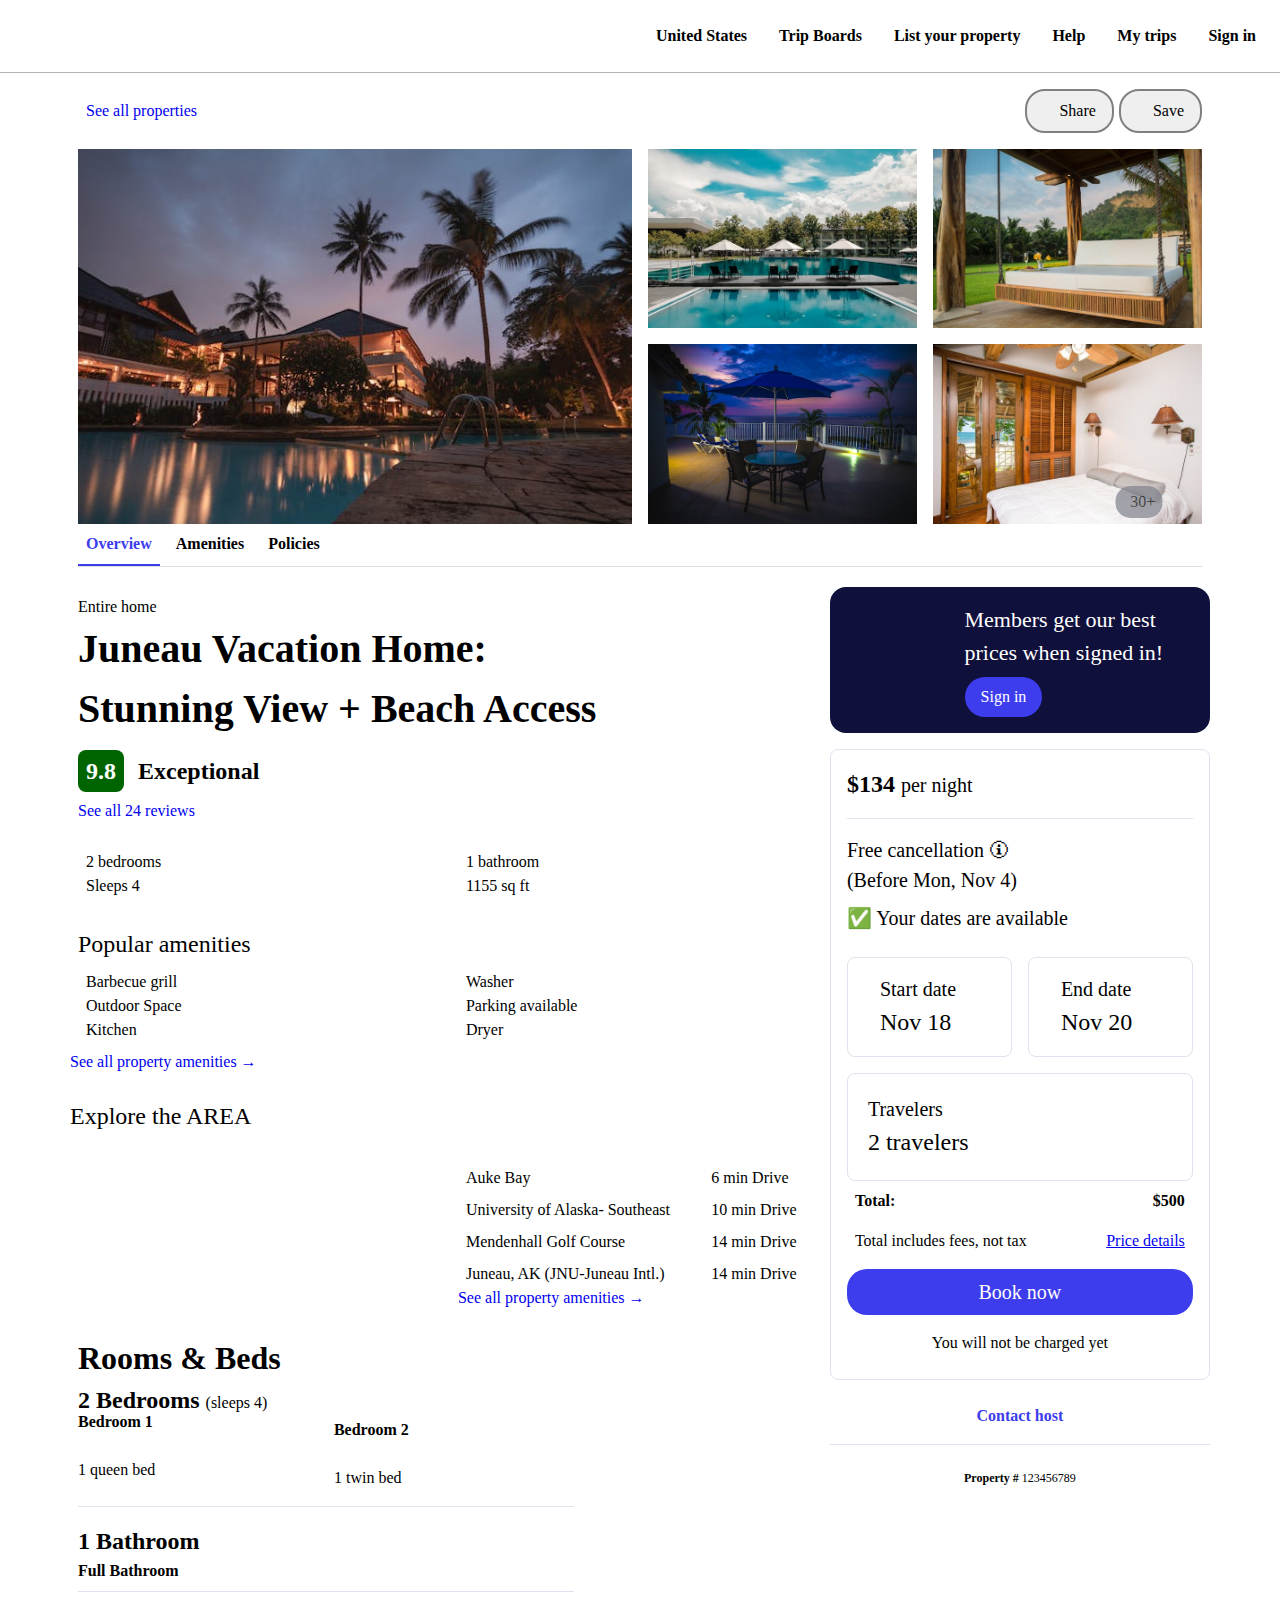
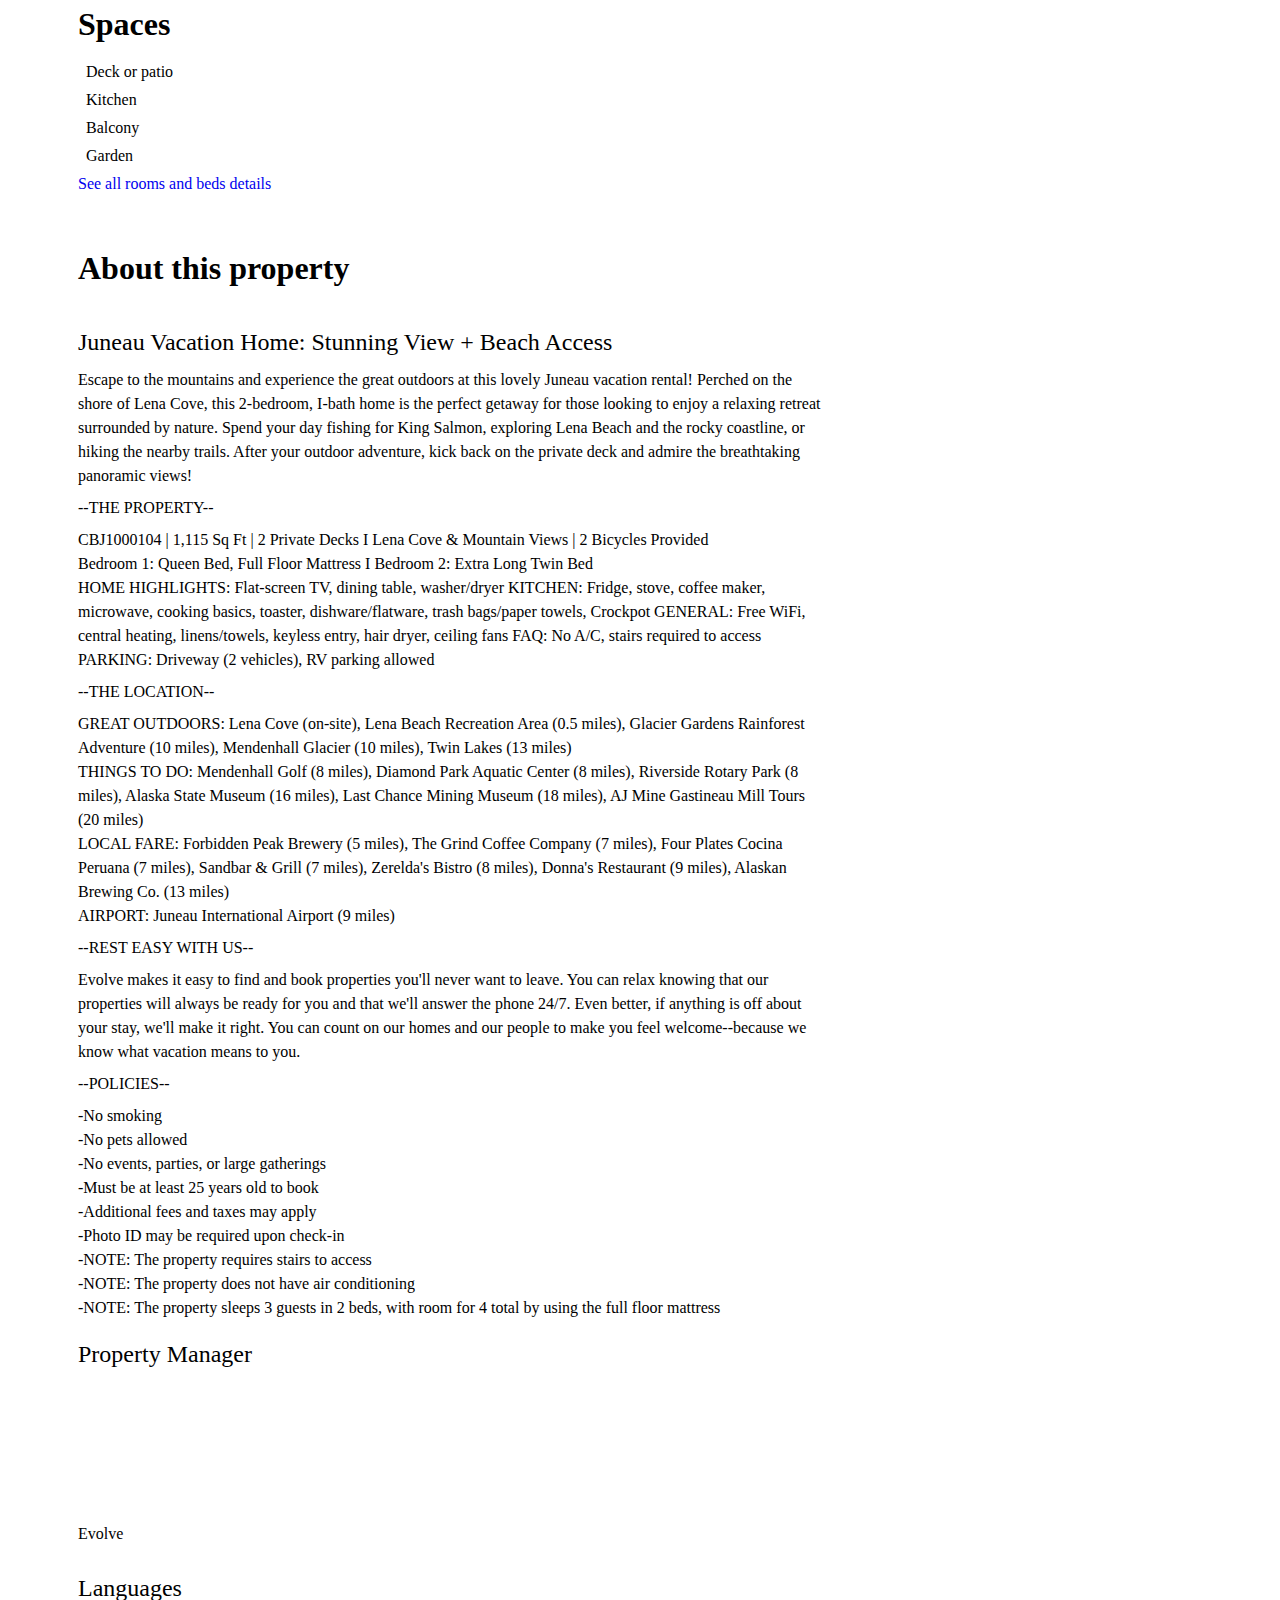
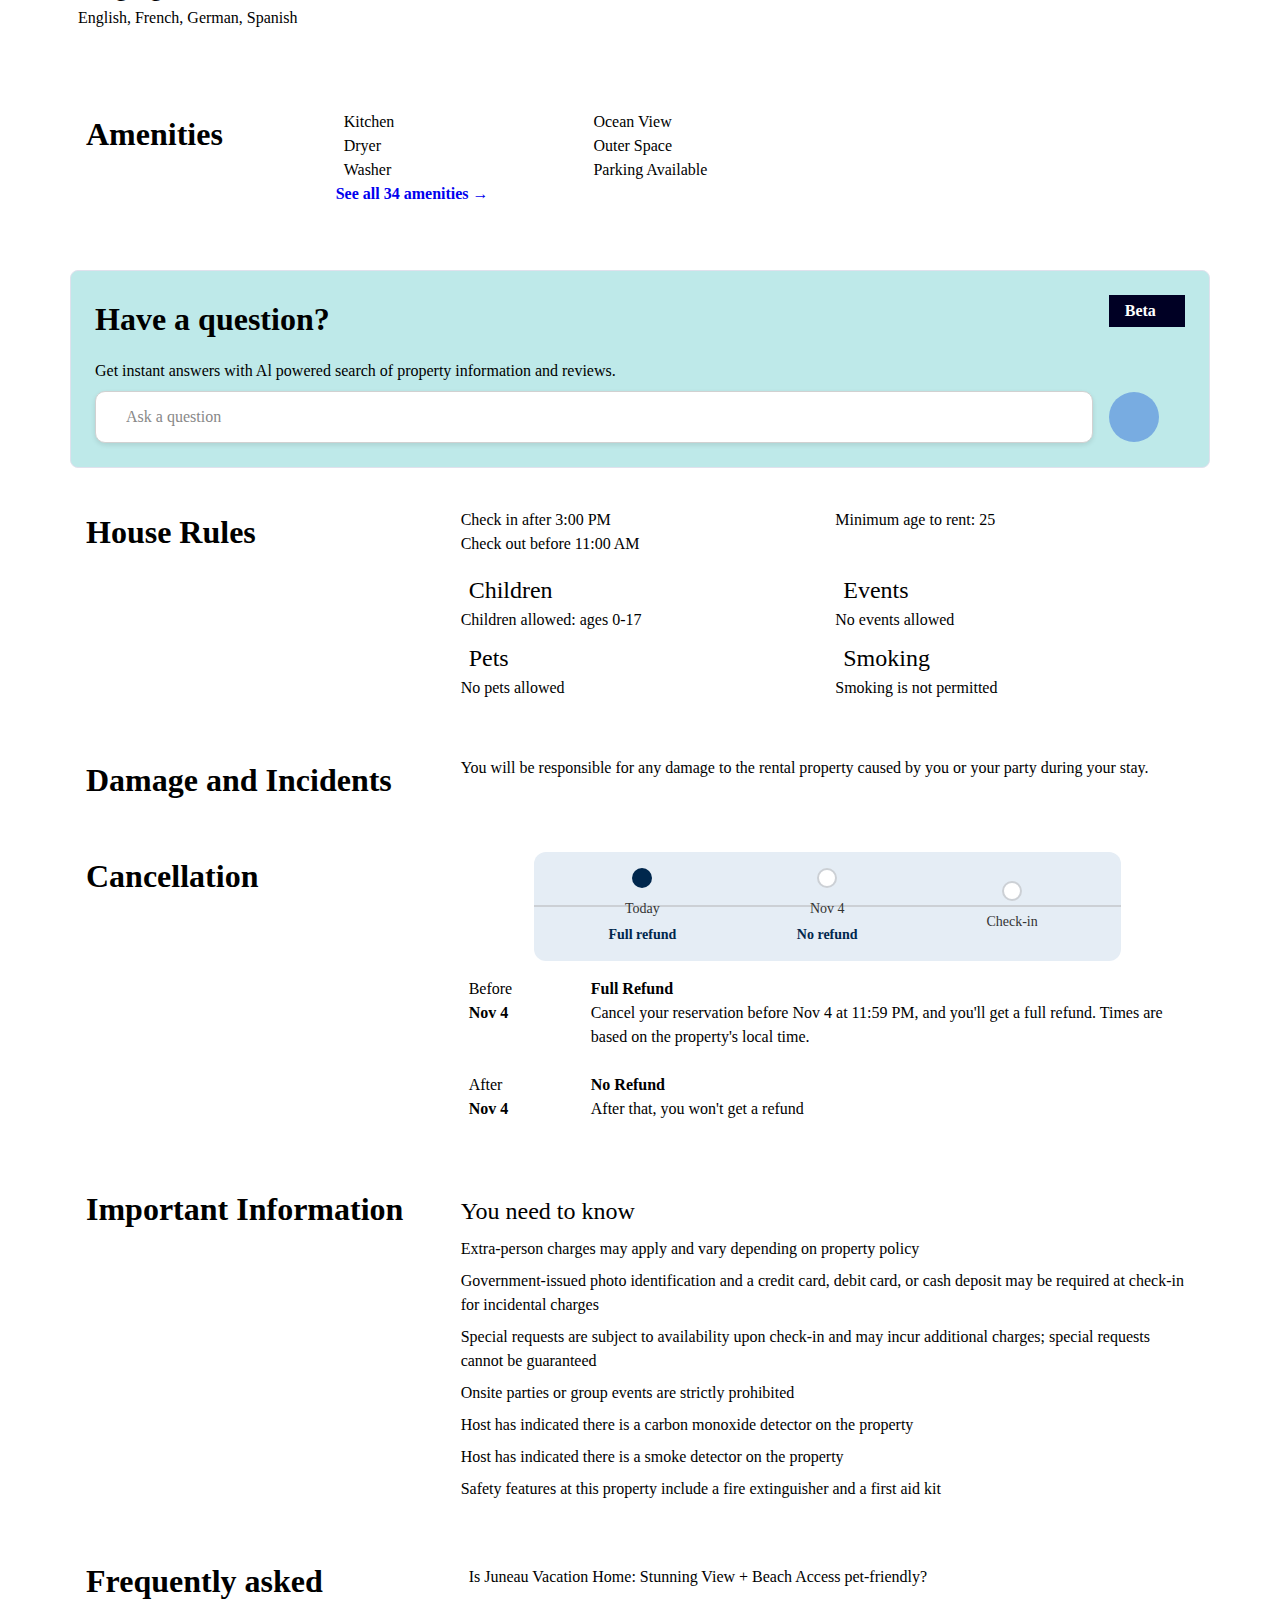
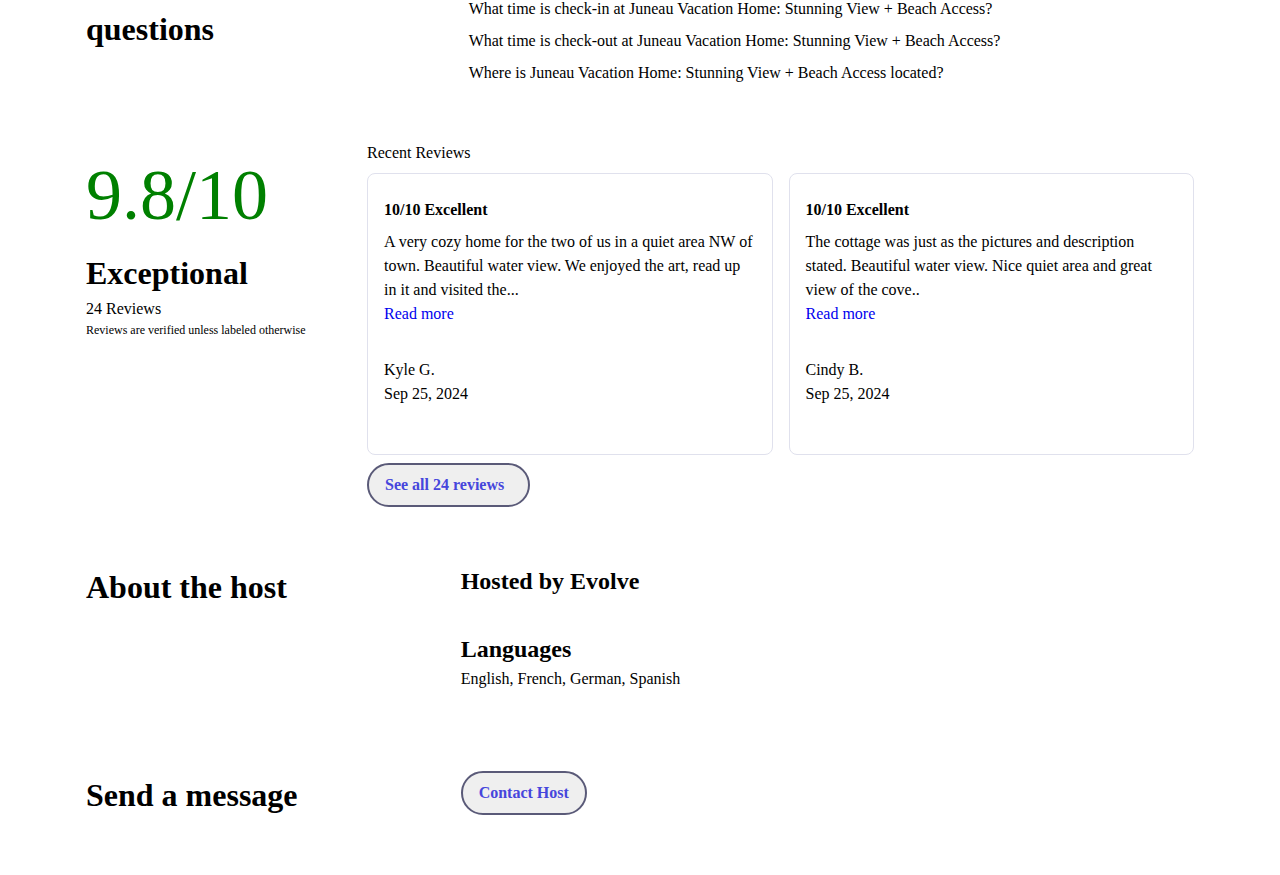
<file: index.html>
<!DOCTYPE html>
<html lang="en">
  <head>
    <meta charset="UTF-8" />
    <meta name="viewport" content="width=device-width, initial-scale=1.0" />
    <meta http-equiv="X-UA-Compatible" content="ie=edge" />
    <link rel="preconnect" href="https://fonts.googleapis.com" />
    <link rel="preconnect" href="https://fonts.gstatic.com" crossorigin />
    <link
      href="https://fonts.googleapis.com/css2?family=Inter:ital,opsz,wght@0,14..32,100..900;1,14..32,100..900&display=swap"
      rel="stylesheet"
    />
    <link
      rel="stylesheet"
      href="https://cdnjs.cloudflare.com/ajax/libs/font-awesome/6.6.0/css/all.min.css"
      integrity="sha512-Kc323vGBEqzTmouAECnVceyQqyqdsSiqLQISBL29aUW4U/M7pSPA/gEUZQqv1cwx4OnYxTxve5UMg5GT6L4JJg=="
      crossorigin="anonymous"
      referrerpolicy="no-referrer"
    />
    <title>Juneau Vacation Home</title>
    <link rel="stylesheet" href="/assets/css/styles.css" />
  </head>

  <body>
    <header class="top-bar">
      <div class="container-fluid">
        <div class="row">
          <div class="col-xl-12">
            <div class="nav text-3">
              <a href="#" id="regionLink"
                ><i class="fa-solid fa-globe"></i> United States</a
              >
              <a href="#">Trip Boards</a>
              <a href="#">List your property</a>
              <a href="#">Help</a>
              <a href="#">My trips</a>
              <a href="#">Sign in</a>
            </div>
          </div>
        </div>
      </div>
      <div class="container">
        <div class="row margin-top margin-bottom">
          <div class="col-sm-12 user-icon">
            <i class="fa-solid fa-circle-user"></i>
          </div>
          <div class="col-xl-6 back-link">
            <a class="no-link text-3" href="#">
              <i class="fa-solid fa-arrow-left"></i>
              See all properties
            </a>
          </div>
          <div class="col-xl-6">
            <div class="action-buttons">
              <button id="shareBtn" class="share-btn pill-btn">
                <span class="icon margin-right"
                  ><i class="fa-solid fa-arrow-up-from-bracket"></i
                ></span>
                Share
              </button>
              <button id="saveBtn" class="pill-btn">
                <span class="icon margin-right">
                  <i id="heartIcon" class="fa-regular fa-heart"></i>
                </span>
                Save
              </button>
            </div>
          </div>

          <!-- Share Modal -->
          <div class="container">
            <div class="row">
              <div class="col-xl-12">
                <div id="shareModal" class="share-modal">
                  <div class="share-modal-content">
                    <span id="dismissShareModal" class="close regular-x-close"
                      ><i class="fa-solid fa-xmark"></i
                    ></span>
                    <h3>Share</h3>
                    <div class="container">
                      <div class="row property-info">
                        <div class="col-xl-4">
                          <img
                            src="/assets/images/gallery-image1.jpg"
                            alt="Property Image"
                          />
                        </div>
                        <div class="col-xl-8">
                          <p class="bold">
                            Juneau Vacation Home: Stunning View + Beach Access
                          </p>
                          <p>United States of America</p>
                          <p>9.8/10</p>
                        </div>
                      </div>
                    </div>
                    <!-- social share options -->
                    <div class="share-options">
                      <div class="row">
                        <div class="col-xl-4">
                          <button class="social-btn">
                            <i class="fa-brands fa-x-twitter"></i>
                            <p class="text-4 bold">
                              X
                            </p>
                          </button>
                        </div>
                        <div class="col-xl-4">
                          <button class="social-btn">
                            <i class="fa-brands fa-whatsapp"></i>
                            <p class="text-4 bold">
                              WhatsApp
                            </p>
                          </button>
                        </div>
                        <div class="col-xl-4">
                          <button class="social-btn">
                            <i class="fa-brands fa-facebook"></i>
                            <p class="text-4 bold">
                              Facebook
                            </p>
                          </button>
                        </div>
                      </div>
                      <div class="row">
                        <div class="col-xl-4">
                          <button class="social-btn">
                            <i class="fa-brands fa-facebook-messenger"></i>
                            <p class="text-4 bold">
                              Messenger
                            </p>
                          </button>
                        </div>
                        <div class="col-xl-4">
                          <button class="social-btn">
                            <i class="fa-brands fa-telegram"></i>
                            <p class="text-4 bold">
                              Telegram
                            </p>
                          </button>
                        </div>
                        <div class="col-xl-4">
                          <button id="copyLinkBtn" class="social-btn">
                            <i class="fa-solid fa-clipboard-list"></i>
                            <p class="text-4 bold">
                              Copy link
                            </p>
                          </button>
                        </div>
                      </div>
                    </div>
                  </div>
                </div>
              </div>
            </div>
          </div>
        </div>

        <!-- Gallery -->
        <div class="gallery-image-container">
          <div class="row desktop-gallery">
            <div class="col-xl-6 col-sm-12">
              <img
                class="image-fluid"
                src="/assets/images/gallery-image1.jpg"
                alt="placeholder"
              />
            </div>
            <div class="col-xl-6 col-sm-12">
              <div class="row">
                <div class="col-xl-6">
                  <img
                    class="image-fluid"
                    src="/assets/images/gallery-image2.jpg"
                    alt="placeholder"
                  />
                </div>
                <div class="col-xl-6">
                  <img
                    class="image-fluid"
                    src="/assets/images/gallery-image3.jpg"
                    alt="placeholder"
                  />
                </div>
                <div class="col-xl-6">
                  <img
                    class="image-fluid"
                    src="/assets/images/gallery-image5.jpg"
                    alt="placeholder"
                  />
                </div>
                <div class="col-xl-6">
                  <img
                    class="image-fluid"
                    src="/assets/images/gallery-image4.jpg"
                    alt="placeholder"
                  />
                  <div class="view-all-button-wrapper">
                    <button class="view-all-button" id="openGalleryBtn">
                      <i class="fa-solid fa-photo-film"></i>30+
                    </button>
                  </div>
                </div>
              </div>
            </div>
          </div>

          <!-- mobile Gallery  -->
          <div class="carousel-container mobile-carousel">
            <div class="row">
            <div class="overlay-actions">
                <div class="col-sm-6">
                  <a class="no-link text-3" href="#">
                    <i class="fa-solid fa-arrow-left"></i> See all properties
                  </a>
                </div>
                <div class="col-sm-6 flex">
                  <button id="shareBtn" class="share-btn pill-btn">
                    <i class="fa-solid fa-arrow-up-from-bracket"></i>
                  </button>
                  <button id="saveBtn" class="pill-btn">
                    <i id="heartIcon" class="fa-regular fa-heart"></i>
                  </button>
                </div>
              </div>
            </div>
            <div class="carousel">
              <img
                class="carousel-image"
                src="/assets/images/gallery-image1.jpg"
                alt="Gallery Image 1"
              />
              <img
                class="carousel-image"
                src="/assets/images/gallery-image2.jpg"
                alt="Gallery Image 2"
              />
              <img
                class="carousel-image"
                src="/assets/images/gallery-image3.jpg"
                alt="Gallery Image 3"
              />
              <img
                class="carousel-image"
                src="/assets/images/gallery-image4.jpg"
                alt="Gallery Image 4"
              />
              <img
                class="carousel-image"
                src="/assets/images/gallery-image5.jpg"
                alt="Gallery Image 5"
              />
            </div>
            <!-- Optional dots for navigation -->
            <div class="carousel-dots">
              <span class="dot active" data-index="0"></span>
              <span class="dot" data-index="1"></span>
              <span class="dot" data-index="2"></span>
              <span class="dot" data-index="3"></span>
              <span class="dot" data-index="4"></span>
            </div>
          </div>
        </div>

        <!-- Gallery Modal -->
        <div class="container flex">
          <div id="galleryModal" class="gallery-modal">
            <div class="gallery-content">
              <div class="row">
                <div class="col-xl-12">
                  <!-- Close/Dismiss Button -->
                  <span id="closeModal" class="close"
                    ><i class="fa-solid fa-xmark"></i
                  ></span>
                </div>
              </div>

              <!-- Image Display -->
              <div class="row">
                <img
                  id="galleryImage"
                  src="/assets/images/gallery-image1.jpg"
                  alt="Gallery Image"
                />
              </div>

              <!-- Navigation Buttons Below the Image -->
              <div class="nav-buttons">
                <button class="prev" id="prevBtn">
                  <i class="fa-solid fa-circle-chevron-left"></i>
                </button>
                <button class="next" id="nextBtn">
                  <i class="fa-solid fa-circle-chevron-right"></i>
                </button>
              </div>

              <!-- Caption and Image Count Below the Buttons -->
              <div class="row">
                <div class="caption-text">
                  Juneau Vacation Rental | 2BR | 1BA | 1,115 Sq Ft | Stairs
                  Required
                </div>
                <div id="galleryCount" class="image-count">1 / 5</div>
              </div>
            </div>
          </div>
        </div>
      </div>
    </header>
    <main>
      <div class="container">
        <div class="row">
          <div class="col-xl-12">
            <div class="tab flex gap-1 bold text-3">
              <a class="active-tab no-link padding" href="#">Overview</a>
              <a class="no-link padding" href="#">Amenities</a>
              <a class="no-link padding" href="#">Policies</a>
            </div>
          </div>
        </div>
      </div>
      <div class="container">
        <div class="row">
          <div class="col-xl-8 col-sm-12">
            <p class="text-3">Entire home</p>
            <h1 class="bold">
              Juneau Vacation Home: Stunning View + Beach Access
            </h1>
            <div class="row rating">
              <div class="col-xl-4 no-padding col-sm-12">
                <p class="text-2 bold"><span>9.8</span> Exceptional</p>
                <a class="text-3 bold margin-top" href="#"
                  >See all 24 reviews <i class="fa-solid fa-chevron-right"></i
                ></a>
              </div>
            </div>
            <!-- Room details  -->
            <div class="row">
              <div class="col-xl-6">
                <div class="property-info">
                  <div class="info-item">
                    <i class="fa-solid fa-bed"></i>
                    <span class="info-text text-3">2 bedrooms</span>
                  </div>
                  <div class="info-item">
                    <i class="fa-solid fa-users-line"></i>
                    <span class="info-text">Sleeps 4</span>
                  </div>
                </div>
              </div>
              <div class="col-xl-6">
                <div class="property-info">
                  <div class="info-item">
                    <i class="fa-solid fa-users-line"></i>
                    <span class="info-text">1 bathroom</span>
                  </div>
                  <div class="info-item">
                    <i class="fa-solid fa-maximize"></i>
                    <span class="info-text">1155 sq ft</span>
                  </div>
                </div>
              </div>
            </div>
            <!-- amenities  -->
            <div class="row">
              <div class="col-xl-12">
                <h3 class="text-2">Popular amenities</h3>
              </div>
            </div>
            <div class="row text-3">
              <div class="col-xl-6">
                <div class="amenities">
                  <div class="amenity-item">
                    <i class="fa-solid fa-fire"></i>
                    <span>Barbecue grill</span>
                  </div>
                  <div class="amenity-item">
                    <i class="fa-solid fa-campground"></i>
                    <span>Outdoor Space</span>
                  </div>
                  <div class="amenity-item">
                    <i class="fa-solid fa-kitchen-set"></i>
                    <span>Kitchen</span>
                  </div>
                </div>
              </div>
              <div class="col-xl-6">
                <div class="amenities">
                  <div class="amenity-item">
                    <i class="fa-solid fa-soap"></i>
                    <span>Washer</span>
                  </div>
                  <div class="amenity-item">
                    <i class="fa-solid fa-square-parking"></i>
                    <span>Parking available</span>
                  </div>
                  <div class="amenity-item">
                    <i class="fa-solid fa-cash-register"></i>
                    <span>Dryer</span>
                  </div>
                </div>
              </div>

              <a class="no-link" href="#">
                See all property amenities &rarr;
              </a>
            </div>
            <!-- location and map  -->
            <div class="row">
              <div class="col-xl-12 no-padding">
                <h3 class="text-2 margin-big-y">Explore the AREA</h3>
              </div>
            </div>
            <div class="row">
              <div class="col-xl-6 no-padding col-sm-12">
                <div class="map-outer">
                  <div class="google-map-canvas">
                    <iframe
                      class="google-map-iframe"
                      width="100%"
                      frameborder="0"
                      scrolling="no"
                      marginheight="0"
                      marginwidth="0"
                      src="https://maps.google.com/maps?width=380&amp;height=160&amp;hl=en&amp;q=juneau&amp;t=&amp;z=14&amp;ie=UTF8&amp;iwloc=B&amp;output=embed"
                    ></iframe
                    ><a href="https://sprunkin.com/">Sprunki Incredibox</a>
                  </div>
                </div>
              </div>

              <div class="col-xl-6 text-3 col-sm-12">
                <div class="row">
                  <div class="col-xl-8">
                    <div class="location-item">
                      <i class="fa-solid fa-location-dot"></i>
                      <span>Auke Bay</span>
                    </div>
                  </div>
                  <div class="col-xl-4">
                    <div class="location-item">
                      <span>6 min Drive</span>
                    </div>
                  </div>
                </div>

                <div class="row">
                  <div class="col-xl-8">
                    <div class="location-item">
                      <i class="fa-solid fa-location-dot"></i>
                      <span>University of Alaska- Southeast</span>
                    </div>
                  </div>
                  <div class="col-xl-4">
                    <div class="location-item">
                      <span>10 min Drive</span>
                    </div>
                  </div>
                </div>

                <div class="row">
                  <div class="col-xl-8">
                    <div class="location-item">
                      <i class="fa-solid fa-location-dot"></i>
                      <span>Mendenhall Golf Course</span>
                    </div>
                  </div>
                  <div class="col-xl-4">
                    <div class="location-item">
                      <span>14 min Drive</span>
                    </div>
                  </div>
                </div>

                <div class="row">
                  <div class="col-xl-8">
                    <div class="location-item">
                      <i class="fa-solid fa-plane"></i>
                      <span>Juneau, AK (JNU-Juneau Intl.)</span>
                    </div>
                  </div>
                  <div class="col-xl-4">
                    <div class="location-item">
                      <span>14 min Drive</span>
                    </div>
                  </div>
                </div>

                <p class="view-more">
                  <a class="no-link" href="#"
                    >See all property amenities &rarr;</a
                  >
                </p>
              </div>
            </div>


            <div class="col-xl-8 col-sm-12">
              <div class="room-bathroom-info">
                <div class="row">
                  <div class="col-xl-12 no-padding">
                    <p class="text-1">Rooms & Beds</p>
                    <p class="text-2 bold">
                      2 Bedrooms <span class="text-3">(sleeps 4)</span>
                    </p>
                  </div>
                </div>
                <div class="row text-3 border-bottom padding-bottom">
                  <div class="col-xl-6 no-padding">
                    <p class="bold">Bedroom 1</p>
                    <i class="fa-solid fa-bed"></i>
                    <p>1 queen bed</p>
                  </div>
                  <div class="col-xl-6">
                    <p class="bold">Bedroom 2</p>
                    <i class="fa-solid fa-bed"></i>
                    <p>1 twin bed</p>
                  </div>
                </div>
              </div>
              <div class="row border-bottom padding-bottom">
                <div class="col-xl-12 no-padding">
                  <p class="text-2 bold">1 Bathroom</p>
                  <p class="text-3 bold">Full Bathroom</p>
                </div>
              </div>
              <div class="row padding-bottom padding-top">
                <div class="col-xl-12 no-padding col-sm-12">
                  <p class="text-1 padding-bottom padding-top">Spaces</p>
                  <div class="spaces text-3">
                    <div class="space-item">
                      <i class="fa-solid fa-holly-berry"></i>
                      <span>Deck or patio</span>
                    </div>
                    <div class="space-item">
                      <i class="fa-solid fa-kitchen-set"></i>
                      <span>Kitchen</span>
                    </div>
                    <div class="space-item">
                      <i class="fa-regular fa-building"></i>
                      <span>Balcony</span>
                    </div>
                    <div class="space-item">
                      <i class="fa-solid fa-tree"></i>
                      <span>Garden</span>
                    </div>
                  </div>
                  <a class="no-link" href="#">See all rooms and beds details</a>
                </div>
              </div>
            </div>
          </div>
          <div class="col-xl-4 col-sm-12">
            <div class="row right-sidebar">
              <div class="col-xl-12 membership-info">
                <div class="row">
                  <div class="col-xl-4">
                    <div class="membership-icon">
                      <i class="fa-solid fa-fan"></i>
                    </div>
                  </div>
                  <div class="col-xl-8">
                    <div class="membership-content">
                      <p>Members get our best prices when signed in!</p>
                      <button class="sign-in-btn pill-btn">Sign in</button>
                    </div>
                  </div>
                </div>
              </div>
              <div class="col-xl-12 card">
                <div class="price">
                  <h2 class="text-2">$134 <span>per night</span></h2>
                </div>
                <div class="cancellation">
                  <p class="cancellation-info">
                    <span>Free cancellation 🛈</span> <br />(Before Mon, Nov 4)
                  </p>
                  <p class="availability">✅ Your dates are available</p>
                </div>

                <div class="row">
                  <div class="col-xl-6">
                    <div class="date-input card">
                      <i class="fa-solid fa-calendar-days"></i>
                      <div>
                        <label>Start date</label>
                        <div class="date-box">Nov 18</div>
                      </div>
                    </div>
                  </div>
                  <div class="col-xl-6">
                    <div class="date-input card">
                      <i class="fa-solid fa-calendar-days"></i>
                      <div>
                        <label>End date</label>
                        <div class="date-box">Nov 20</div>
                      </div>
                    </div>
                  </div>
                </div>
                <!-- Traveler Counter Modal  -->
                <div class="col-xl-12 card travelers">
                  <label>Travelers</label>
                  <div id="travelerBox" class="date-box">2 travelers</div>

                  <!-- Traveler Selection Box (Hidden initially) -->
                  <div id="travelerModal" class="traveler-modal">
                    <div class="traveler-options">
                      <div class="option">
                        <p>Adults</p>
                        <div class="controls">
                          <button class="decrement" id="decrementAdults">
                            <i class="fa-solid fa-minus"></i>
                          </button>
                          <span id="adultCount">2</span>
                          <button class="increment" id="incrementAdults">
                            <i class="fa-solid fa-plus"></i>
                          </button>
                        </div>
                      </div>
                      <div class="option">
                        <p>Children <span>(Ages 0 to 17)</span></p>
                        <div class="controls">
                          <button
                            class="decrement"
                            id="decrementChildren"
                            disabled
                          >
                            <i class="fa-solid fa-minus"></i>
                          </button>
                          <span id="childCount">0</span>
                          <button class="increment" id="incrementChildren">
                            <i class="fa-solid fa-plus"></i>
                          </button>
                        </div>
                      </div>
                    </div>
                    <button id="saveTravelers" class="save-btn">Save</button>
                  </div>
                </div>

                <div class="flex">
                  <div class="col-xl-8">
                    <p class="total-price">
                      <strong>Total: </strong>
                    </p>
                  </div>
                  <div class="col-xl-4 flex justify-content-end">
                    <p class="total-price">
                      <strong>$500</strong>
                    </p>
                  </div>
                </div>
                <div class="flex">
                  <div class="col-xl-8">
                    <p class="total-price">Total includes fees, not tax</p>
                  </div>
                  <div class="col-xl-4 flex justify-content-end">
                    <p class="total-price">
                      <a href="#">Price details</a>
                    </p>
                  </div>
                </div>
                <button class="book-now-btn pill-btn">Book now</button>
                <p class="disclaimer text-3">You will not be charged yet</p>
              </div>
              <div class="col-xl-12 text-3 contact-host">
                <p>Contact host</p>
              </div>
              <div class="col-xl-12 text-4 property-number">
                <p><span class="bold">Property # </span>123456789</p>
              </div>
            </div>
          </div>
        </div>
      </div>

      <!-- description about the property  -->
      <section>
        <div class="container">
          <div class="row">
            <div class="col-xl-8 col-sm-12">
              <p class="text-1 margin-big-y">About this property</p>
              <p class="text-2 margin-bottom">
                Juneau Vacation Home: Stunning View + Beach Access
              </p>
              <p class="text-normal">
                Escape to the mountains and experience the great outdoors at
                this lovely Juneau vacation rental! Perched on the shore of Lena
                Cove, this 2-bedroom, I-bath home is the perfect getaway for
                those looking to enjoy a relaxing retreat surrounded by nature.
                Spend your day fishing for King Salmon, exploring Lena Beach and
                the rocky coastline, or hiking the nearby trails. After your
                outdoor adventure, kick back on the private deck and admire the
                breathtaking panoramic views!
              </p>
              <p class="text-3 margin-y">--THE PROPERTY--</p>
              <p class="normal-text">
                CBJ1000104 | 1,115 Sq Ft | 2 Private Decks I Lena Cove &
                Mountain Views | 2 Bicycles Provided
              </p>
              <p class="normal-text">
                Bedroom 1: Queen Bed, Full Floor Mattress I Bedroom 2: Extra
                Long Twin Bed
              </p>
              <p class="normal-text">
                HOME HIGHLIGHTS: Flat-screen TV, dining table, washer/dryer
                KITCHEN: Fridge, stove, coffee maker, microwave, cooking basics,
                toaster, dishware/flatware, trash bags/paper towels, Crockpot
                GENERAL: Free WiFi, central heating, linens/towels, keyless
                entry, hair dryer, ceiling fans FAQ: No A/C, stairs required to
                access PARKING: Driveway (2 vehicles), RV parking allowed
              </p>
              <p class="text-3 margin-y">--THE LOCATION--</p>
              <p class="normal-text">
                GREAT OUTDOORS: Lena Cove (on-site), Lena Beach Recreation Area
                (0.5 miles), Glacier Gardens Rainforest Adventure (10 miles),
                Mendenhall Glacier (10 miles), Twin Lakes (13 miles)
              </p>
              <p class="normal-text">
                THINGS TO DO: Mendenhall Golf (8 miles), Diamond Park Aquatic
                Center (8 miles), Riverside Rotary Park (8 miles), Alaska State
                Museum (16 miles), Last Chance Mining Museum (18 miles), AJ Mine
                Gastineau Mill Tours (20 miles)
              </p>
              <p class="normal-text">
                LOCAL FARE: Forbidden Peak Brewery (5 miles), The Grind Coffee
                Company (7 miles), Four Plates Cocina Peruana (7 miles), Sandbar
                & Grill (7 miles), Zerelda's Bistro (8 miles), Donna's
                Restaurant (9 miles), Alaskan Brewing Co. (13 miles)
              </p>
              <p class="normal-text">
                AIRPORT: Juneau International Airport (9 miles)
              </p>
              <p class="text-3 margin-y">--REST EASY WITH US--</p>
              <p class="normal-text">
                Evolve makes it easy to find and book properties you'll never
                want to leave. You can relax knowing that our properties will
                always be ready for you and that we'll answer the phone 24/7.
                Even better, if anything is off about your stay, we'll make it
                right. You can count on our homes and our people to make you
                feel welcome--because we know what vacation means to you.
              </p>
              <p class="text-3 margin-y">--POLICIES--</p>
              <p class="normal-text">-No smoking</p>
              <p class="normal-text">-No pets allowed</p>
              <p class="normal-text">
                -No events, parties, or large gatherings
              </p>
              <p class="normal-text">-Must be at least 25 years old to book</p>
              <p class="normal-text">-Additional fees and taxes may apply</p>
              <p class="normal-text">-Photo ID may be required upon check-in</p>
              <p class="normal-text">
                -NOTE: The property requires stairs to access
              </p>
              <p class="normal-text">
                -NOTE: The property does not have air conditioning
              </p>
              <p class="normal-text">
                -NOTE: The property sleeps 3 guests in 2 beds, with room for 4
                total by using the full floor mattress
              </p>
            </div>
          </div>
          <div class="row">
            <div class="col-xl-8 property-manager-details margin-y">
              <p class="text-2">Property Manager</p>
              <i class="fa-brands fa-pagelines"></i>
              <p class="normal-text">Evolve</p>
            </div>
          </div>

          <div class="row">
            <div class="col-xl-8 margin-y">
              <p class="text-2">Languages</p>
              <p class="normal-text">English, French, German, Spanish</p>
            </div>
          </div>
          <div class="row margin-big-y">
            <div class="col-xl-8 margin-big-y col-sm-12">
              <div class="row">
                <div class="col-xl-4 col-sm-12">
                  <p class="text-1">Amenities</p>
                </div>
                <div class="col-xl-4 text-3 col-sm-6">
                  <div class="amenities-info">
                    <div class="info-item">
                      <i class="fa-solid fa-kitchen-set"></i>
                      <span class="info-text">Kitchen</span>
                    </div>
                    <div class="info-item">
                      <i class="fa-solid fa-cash-register"></i>
                      <span class="info-text">Dryer</span>
                    </div>
                    <div class="info-item">
                      <i class="fa-solid fa-soap"></i>
                      <span class="info-text">Washer</span>
                    </div>
                  </div>
                  <a class="no-link bold" href="#">
                    See all 34 amenities &rarr;
                  </a>
                </div>
                <div class="col-xl-4 text-3 col-sm-6">
                  <div class="amenities-info">
                    <div class="info-item">
                      <i class="fa-solid fa-water"></i>
                      <span class="info-text">Ocean View</span>
                    </div>
                    <div class="info-item">
                      <i class="fa-solid fa-campground"></i>
                      <span class="info-text">Outer Space</span>
                    </div>
                    <div class="info-item">
                      <i class="fa-solid fa-square-parking"></i>
                      <span class="info-text">Parking Available</span>
                    </div>
                  </div>
                </div>
              </div>
            </div>
          </div>
        </div>
      </section>

      <!-- AI FAQ  -->
      <section>
        <div class="container">
          <div class="row card query">
            <div class="col-xl-12">
              <div class="row">
                <div class="col-xl-11 col-sm-9">
                  <p class="text-1">Have a question?</p>
                </div>
                <div class="col-xl-1 col-sm-3">
                  <div class="beta bold">
                    <i class="fa-regular fa-star"></i>Beta
                  </div>
                </div>
                <div class="col-xl-12 col-sm-12">
                  <p class="text-3">
                    Get instant answers with Al powered search of property
                    information and reviews.
                  </p>
                </div>
              </div>
              <div class="row query-input flex">
                <div class="col-xl-11 col-sm-10">
                  <div class="search-box">
                    <span class="search-icon"
                      ><i class="fa-solid fa-magnifying-glass"></i
                    ></span>
                    <input
                      type="text"
                      placeholder="Ask a question"
                      class="search-input"
                    />
                  </div>
                </div>
                <div class="col-xl-1 col-sm-2">
                  <button class="search-btn">
                    <i class="fa-solid fa-magnifying-glass"></i>
                  </button>
                </div>
              </div>
            </div>
          </div>
        </div>
      </section>

      <!-- house rule and contact section  -->
      <section>
        <div class="container">
          <div class="row">
            <div class="col-xl-12">
              <div class="row margin-big-y">
                <div class="col-xl-4 col-sm-12">
                  <p class="text-1">House Rules</p>
                </div>
                <div class="col-xl-8 col-sm-12">
                  <div class="row">
                    <div class="col-xl-6">
                      <p class="normal-text">Check in after 3:00 PM</p>
                      <p class="normal-text">Check out before 11:00 AM</p>
                    </div>
                    <div class="col-xl-6">
                      <p class="normal-text">Minimum age to rent: 25</p>
                    </div>
                  </div>
                  <div class="row house-rules">
                    <div class="col-xl-6">
                      <div class="margin-y">
                        <div class="flex">
                          <i class="fa-solid fa-child-reaching"></i>
                          <p class="text-2">Children</p>
                        </div>
                        <p class="normal-text">Children allowed: ages 0-17</p>
                      </div>
                      <div class="margin-y">
                        <div class="flex">
                          <i class="fa-solid fa-dog"></i>
                          <p class="text-2">Pets</p>
                        </div>
                        <p class="normal-text">No pets allowed</p>
                      </div>
                    </div>
                    <div class="col-xl-6">
                      <div>
                        <div class="margin-y">
                          <div class="flex">
                            <i class="fa-regular fa-calendar-xmark"></i>
                            <p class="text-2">Events</p>
                          </div>
                          <p class="normal-text">No events allowed</p>
                        </div>
                        <div class="margin-y">
                          <div class="flex">
                            <i class="fa-solid fa-ban-smoking"></i>
                            <p class="text-2">Smoking</p>
                          </div>
                          <p class="normal-text">Smoking is not permitted</p>
                        </div>
                      </div>
                    </div>
                  </div>
                </div>
              </div>
              <div class="row margin-big-y">
                <div class="col-xl-4 col-sm-12">
                  <p class="text-1">Damage and Incidents</p>
                </div>
                <div class="col-xl-8 col-sm-12">
                  <p class="normal-text">
                    You will be responsible for any damage to the rental
                    property caused by you or your party during your stay.
                  </p>
                </div>
              </div>
              <div class="row margin-big-y">
                <div class="col-xl-4 col-sm-12">
                  <p class="text-1">Cancellation</p>
                </div>
                <div class="col-xl-8 col-sm-12">
                  <div class="timeline-container">
                    <div class="timeline-item">
                      <div class="circle filled"></div>
                      <p class="timeline-label">Today</p>
                      <p class="timeline-status">Full refund</p>
                    </div>
                    <div class="timeline-item">
                      <div class="circle outlined"></div>
                      <p class="timeline-label">Nov 4</p>
                      <p class="timeline-status">No refund</p>
                    </div>
                    <div class="timeline-item">
                      <div class="circle outlined"></div>
                      <p class="timeline-label">Check-in</p>
                    </div>
                  </div>
                  <div class="row margin-y">
                    <div class="col-xl-2">
                      <p class="normal-text">Before</p>
                      <p class="text-3 bold">Nov 4</p>
                    </div>
                    <div class="col-xl-10">
                      <p class="text-3 bold">Full Refund</p>
                      <p class="normal-text">
                        Cancel your reservation before Nov 4 at 11:59 PM, and
                        you'll get a full refund. Times are based on the
                        property's local time.
                      </p>
                    </div>
                  </div>
                  <div class="row margin-y">
                    <div class="col-xl-2">
                      <p class="normal-text">After</p>
                      <p class="text-3 bold">Nov 4</p>
                    </div>
                    <div class="col-xl-10">
                      <p class="text-3 bold">No Refund</p>
                      <p class="normal-text">
                        After that, you won't get a refund
                      </p>
                    </div>
                  </div>
                </div>
              </div>
              <div class="row margin-big-y">
                <div class="col-xl-4 col-sm-12">
                  <p class="text-1">Important Information</p>
                </div>
                <div class="col-xl-8 col-sm-12">
                  <p class="text-2 margin-y">You need to know</p>
                  <p class="normal-text margin-y">
                    Extra-person charges may apply and vary depending on
                    property policy
                  </p>
                  <p class="normal-text margin-y">
                    Government-issued photo identification and a credit card,
                    debit card, or cash deposit may be required at check-in for
                    incidental charges
                  </p>
                  <p class="normal-text margin-y">
                    Special requests are subject to availability upon check-in
                    and may incur additional charges; special requests cannot be
                    guaranteed
                  </p>
                  <p class="normal-text margin-y">
                    Onsite parties or group events are strictly prohibited
                  </p>
                  <p class="normal-text margin-y">
                    Host has indicated there is a carbon monoxide detector on
                    the property
                  </p>
                  <p class="normal-text margin-y">
                    Host has indicated there is a smoke detector on the property
                  </p>
                  <p class="normal-text margin-y">
                    Safety features at this property include a fire extinguisher
                    and a first aid kit
                  </p>
                </div>
              </div>
              <div class="row margin-big-y">
                <div class="col-xl-4 col-sm-12">
                  <p class="text-1">Frequently asked questions</p>
                </div>
                <div class="col-xl-8 col-sm-12">
                  <p class="normal-text margin-y">
                    <i class="fa-solid fa-angle-down"></i>
                    Is Juneau Vacation Home: Stunning View + Beach Access
                    pet-friendly?
                  </p>
                  <p class="normal-text margin-y">
                    <i class="fa-solid fa-angle-down"></i>
                    What time is check-in at Juneau Vacation Home: Stunning View
                    + Beach Access?
                  </p>
                  <p class="normal-text margin-y">
                    <i class="fa-solid fa-angle-down"></i>
                    What time is check-out at Juneau Vacation Home: Stunning
                    View + Beach Access?
                  </p>
                  <p class="normal-text margin-y">
                    <i class="fa-solid fa-angle-down"></i>
                    Where is Juneau Vacation Home: Stunning View + Beach Access
                    located?
                  </p>
                </div>
              </div>
              <div class="row margin-big-y">
                <div class="col-xl-3 col-sm-12">
                  <p class="big-rating">9.8/10</p>
                  <p class="text-1">Exceptional</p>
                  <p>24 Reviews <i class="fa-solid fa-circle-info"></i></p>
                  <p class="text-4">
                    Reviews are verified unless labeled otherwise
                  </p>
                </div>
                <div class="col-xl-9 col-sm-12">
                  <div class="row">
                    <div class="col-xl-12">
                      <p>Recent Reviews</p>
                    </div>
                  </div>
                  <div class="row">
                    <div class="col-xl-6 col-sm-10">
                      <div class="card">
                        <p class="bold margin-y">10/10 Excellent</p>
                        <p>
                          A very cozy home for the two of us in a quiet area NW
                          of town. Beautiful water view. We enjoyed the art,
                          read up in it and visited the...
                        </p>
                        <a class="no-link" href="#">Read more</a>
                        <div class="margin-big-y">
                          <p>Kyle G.</p>
                          <p>Sep 25, 2024</p>
                        </div>
                      </div>
                    </div>
                    <div class="col-xl-6 col-sm-10">
                      <div class="card">
                        <p class="bold margin-y">10/10 Excellent</p>
                        <p>
                          The cottage was just as the pictures and description
                          stated. Beautiful water view. Nice quiet area and
                          great view of the cove..
                        </p>
                        <a class="no-link" href="#">Read more</a>
                        <div class="margin-big-y">
                          <p>Cindy B.</p>
                          <p>Sep 25, 2024</p>
                        </div>
                      </div>
                    </div>
                  </div>

                  <button class="secondary-btn margin-y">
                    See all 24 reviews
                    <i class="fa-solid fa-arrow-right-long"></i>
                  </button>
                </div>
              </div>

              <div class="row margin-big-y">
                <div class="col-xl-4 col-sm-12">
                  <p class="text-1">About the host</p>
                </div>
                <div class="col-xl-8 col-sm-12">
                  <p class="text-2 bold">Hosted by Evolve</p>

                  <div class="margin-big-y">
                    <p class="text-2 bold">Languages</p>
                    <p class="normal-text">English, French, German, Spanish</p>
                  </div>
                </div>
              </div>
              <div class="row margin-big-y">
                <div class="col-xl-4 col-sm-12">
                  <p class="text-1">Send a message</p>
                </div>
                <div class="col-xl-8">
                  <button class="secondary-btn">Contact Host</button>
                </div>
              </div>
            </div>
          </div>
        </div>
      </section>
      <footer></footer>

      <!-- Modal for Region modal and Currency Selection -->
      <div id="regionModal" class="modal">
        <div class="modal-content">
          <span class="close-btn"><i class="fa-solid fa-xmark"></i></span>
          <h3 class="text-2">Display Settings</h3>
          <p class="text-3 bold">
            <i class="fa-solid fa-triangle-exclamation"></i>Changing your region
            could change your rewards program
          </p>
          <p class="text-3">
            To stay with your current rewards program, keep your region the
            same. One Key is currently only available in select regions.
          </p>

          <form>
            <label for="region">Region</label>
            <select id="region" name="region">
              <option value="US">United States</option>
              <option value="PT">Portugal</option>
              <option value="UK">United Kingdom</option>
              <option value="CA">Canada</option>
            </select>

            <label for="currency">Currency</label>
            <input
              class="text-fade"
              type="text"
              id="currency"
              name="currency"
              readonly
            />

            <button id="saveRegion" type="button" class="save-btn">Save</button>
          </form>
        </div>
      </div>

      <!-- scripts -->
      <script src="/assets/js/script.js"></script>
    </main>
  </body>
</html>
</file>
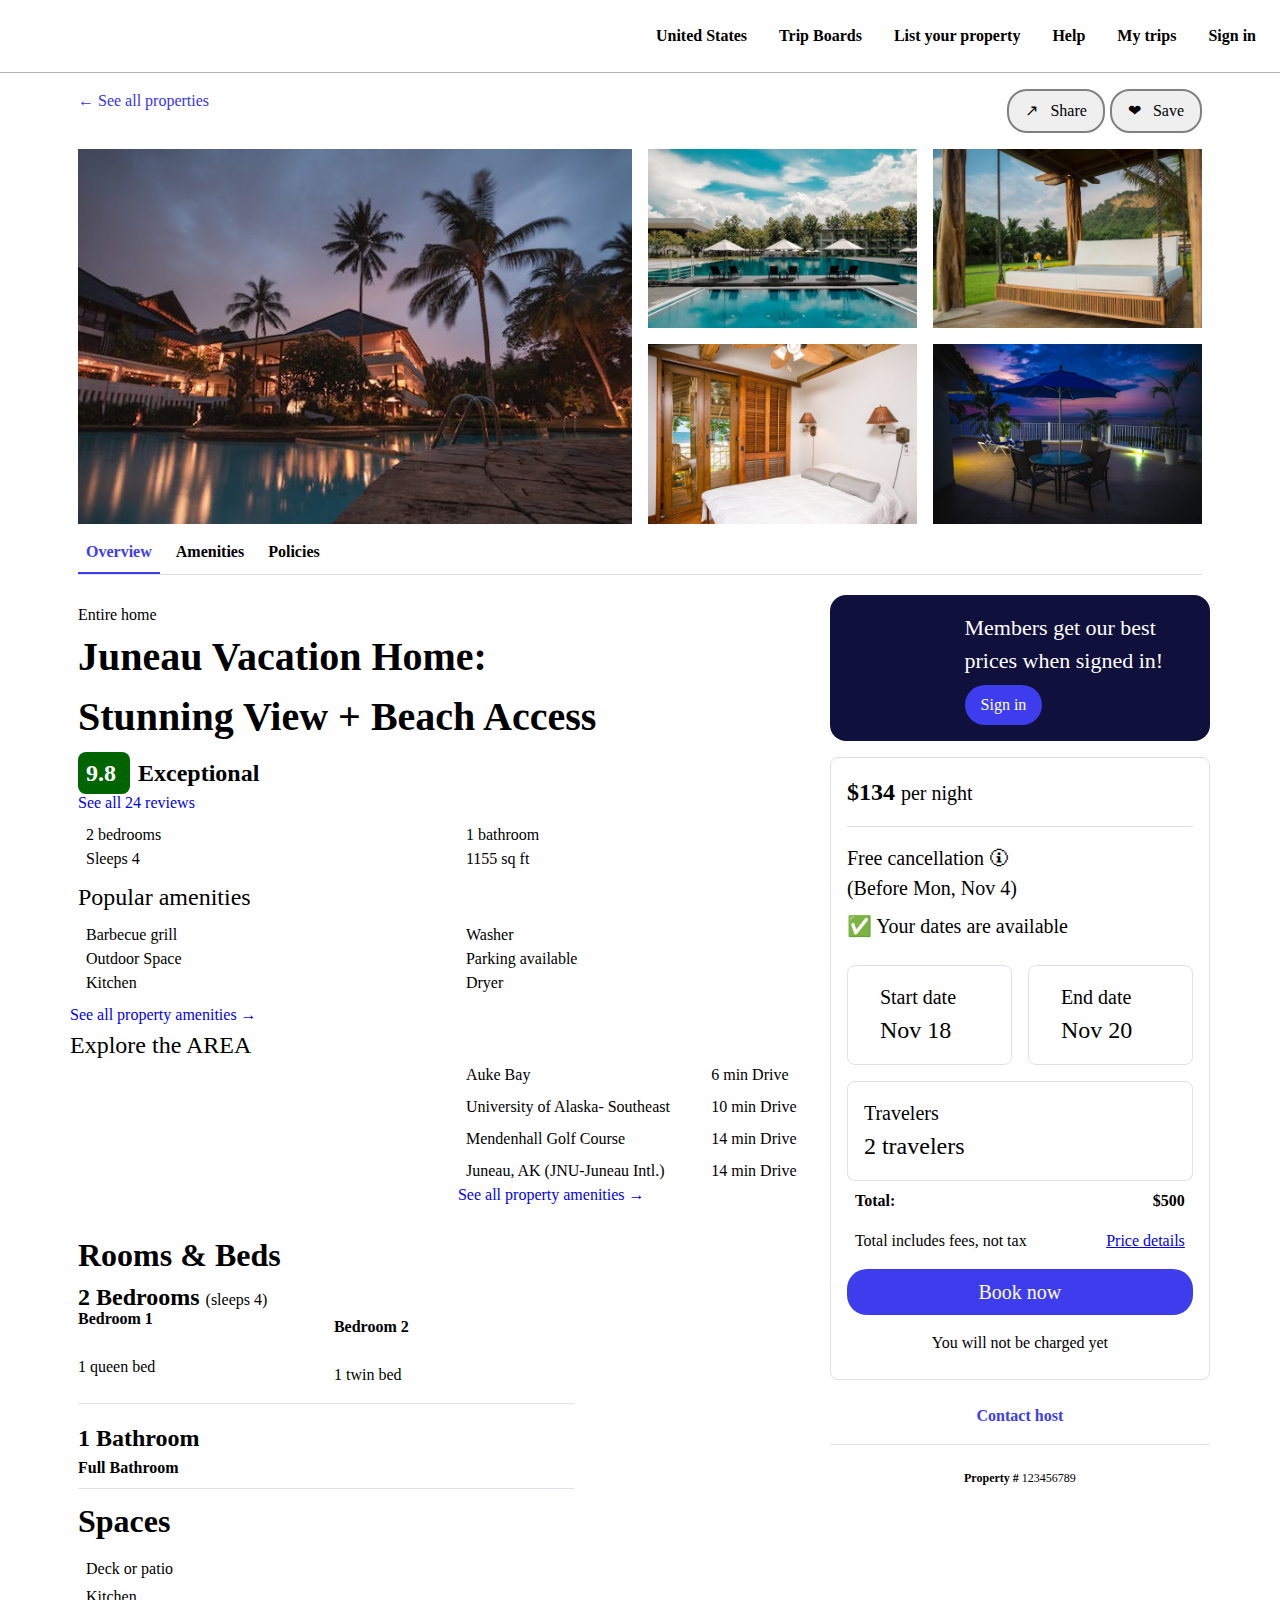
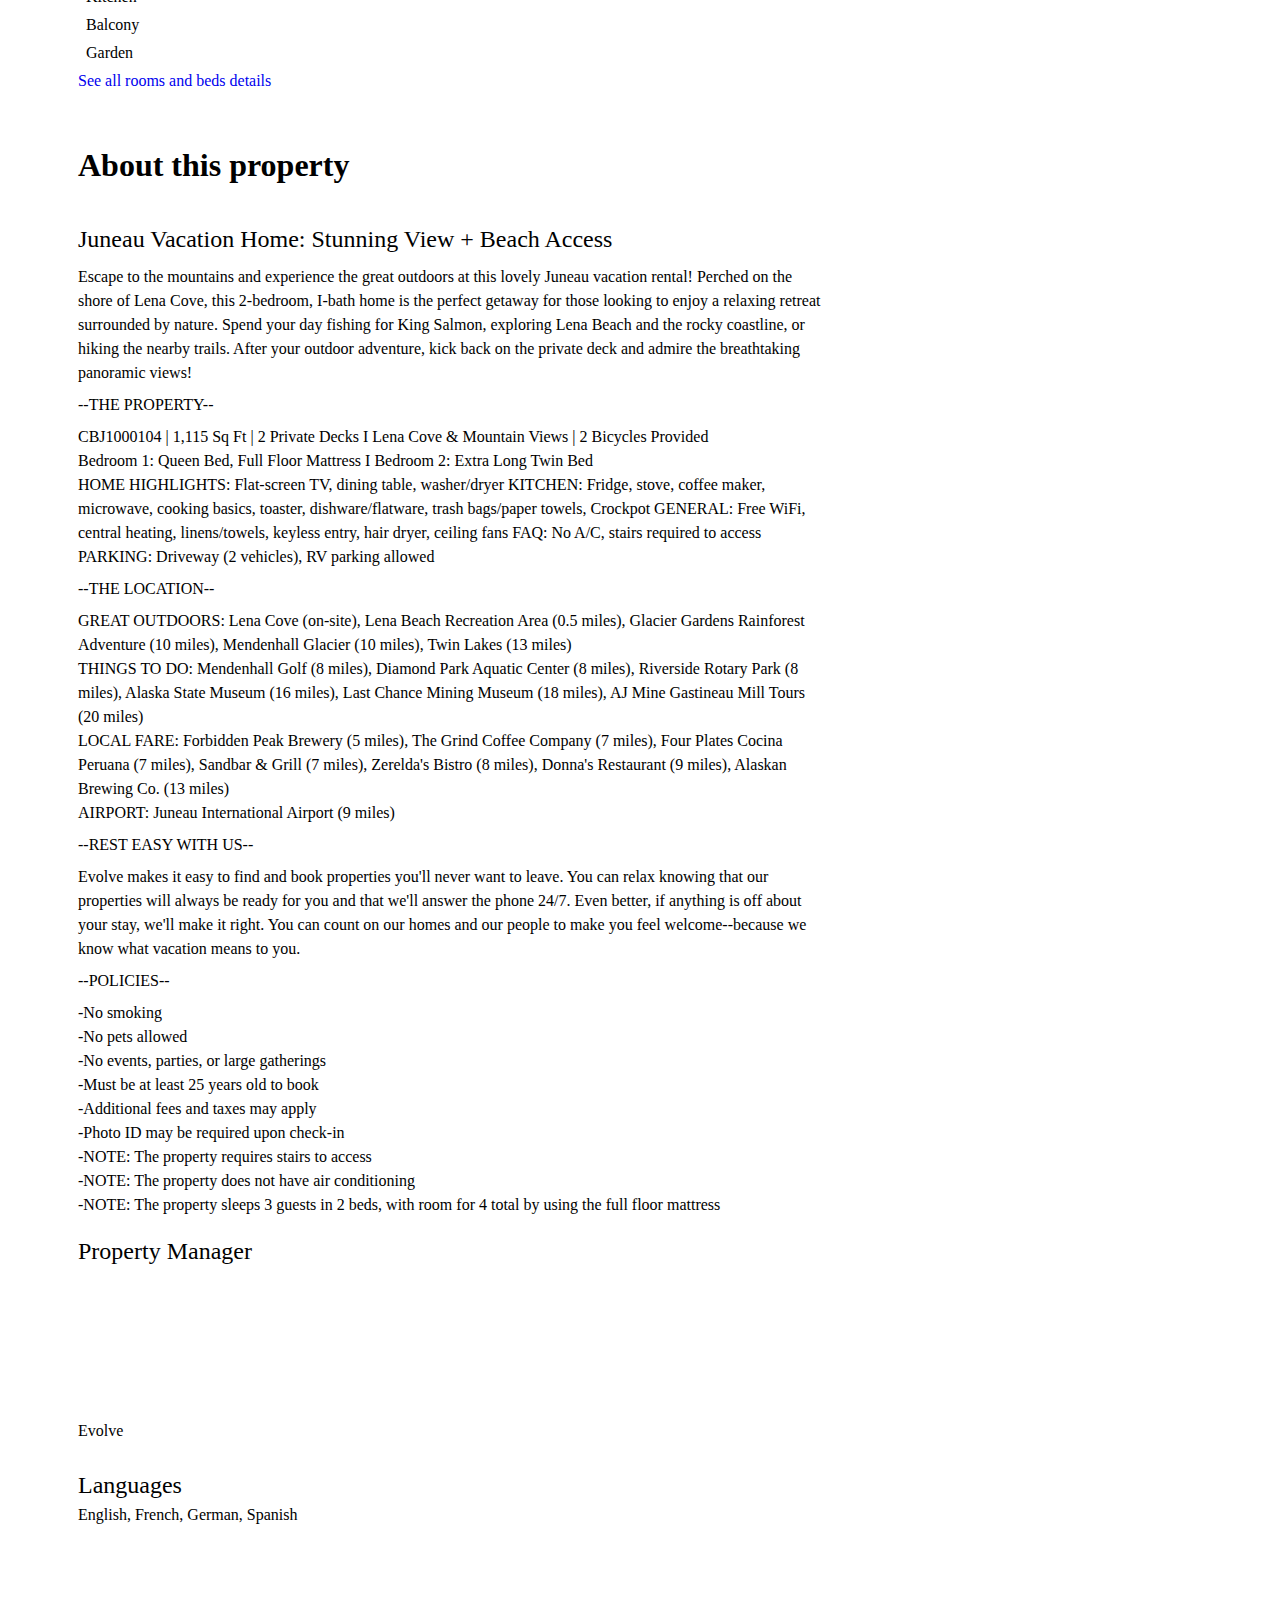
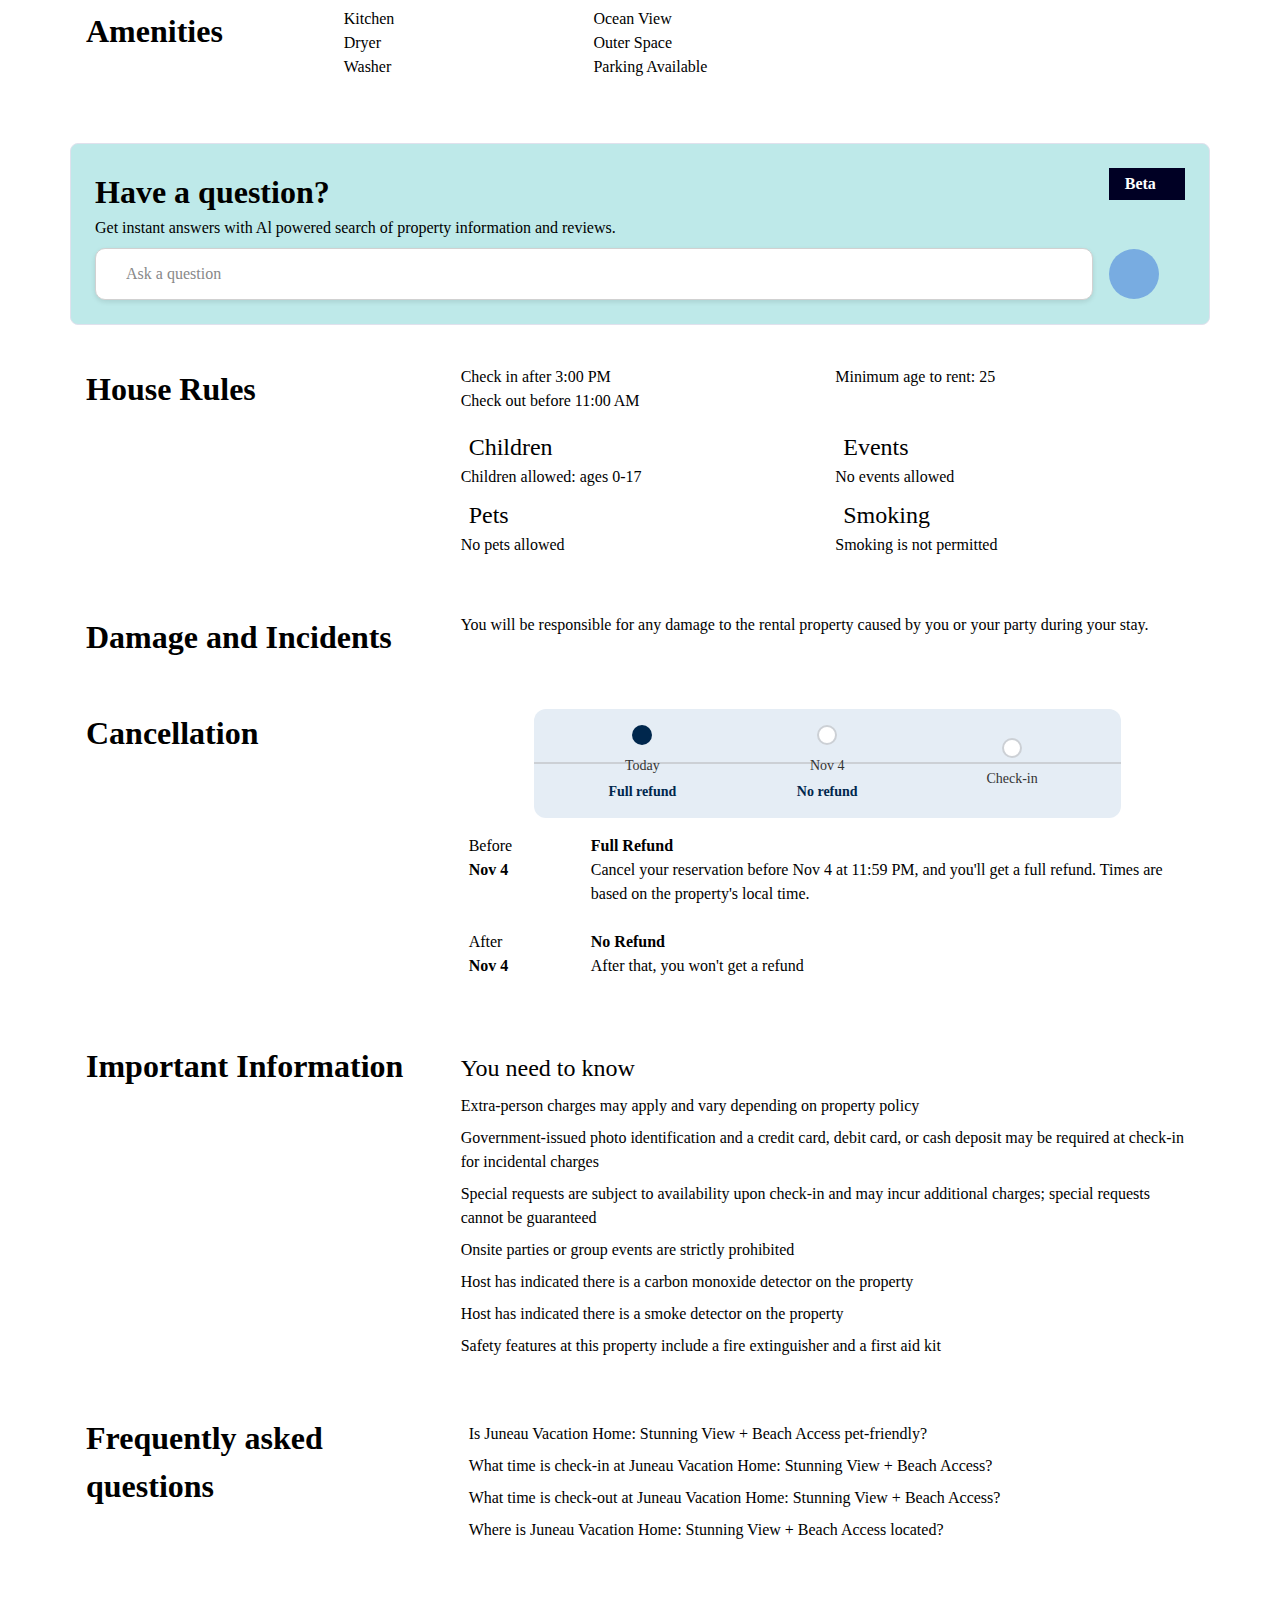
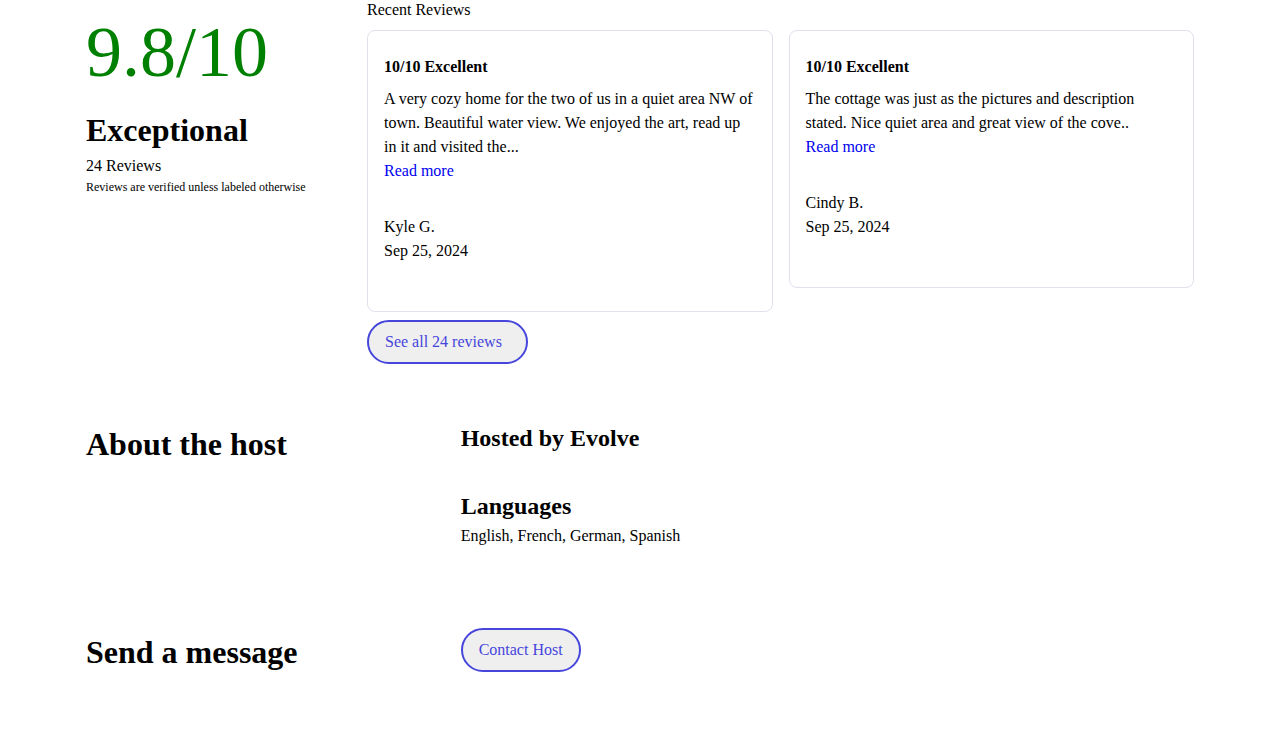
<file: Assignment-1/index.html>
<!DOCTYPE html>
<html lang="en">
  <head>
    <meta charset="UTF-8" />
    <meta name="viewport" content="width=device-width, initial-scale=1.0" />
    <meta http-equiv="X-UA-Compatible" content="ie=edge" />
    <link rel="preconnect" href="https://fonts.googleapis.com" />
    <link rel="preconnect" href="https://fonts.gstatic.com" crossorigin />
    <link
      href="https://fonts.googleapis.com/css2?family=Inter:ital,opsz,wght@0,14..32,100..900;1,14..32,100..900&display=swap"
      rel="stylesheet"
    />
    <link
      rel="stylesheet"
      href="https://cdnjs.cloudflare.com/ajax/libs/font-awesome/6.6.0/css/all.min.css"
      integrity="sha512-Kc323vGBEqzTmouAECnVceyQqyqdsSiqLQISBL29aUW4U/M7pSPA/gEUZQqv1cwx4OnYxTxve5UMg5GT6L4JJg=="
      crossorigin="anonymous"
      referrerpolicy="no-referrer"
    />
    <title>Interview</title>
    <link rel="stylesheet" href="styles.css" />
  </head>

  <body>
    <header class="top-bar">
      <div class="container-fluid">
        <div class="row">
          <div class="col-xl-12">
            <div class="nav text-3">
              <a href="#"><i class="fa-solid fa-globe"></i>United States</a>
              <a href="#">Trip Boards</a>
              <a href="#">List your property</a>
              <a href="#">Help</a>
              <a href="#">My trips</a>
              <a href="#">Sign in</a>
            </div>
          </div>
        </div>
      </div>
      <div class="container">
        <div class="row margin-top margin-bottom">
          <div class="col-xl-6">
            <div class="back-link">
              <a href="#">
                <span>&larr;</span>
                See all properties
              </a>
            </div>
          </div>
          <div class="col-xl-6">
            <div class="action-buttons">
              <button class="share-btn pill-btn">
                <span class="icon margin-right">↗</span> Share
              </button>
              <button class="save-btn pill-btn">
                <span class="icon margin-right">❤</span> Save
              </button>
            </div>
          </div>
        </div>
        <div class="row">
          <div class="col-xl-6 col-md-12">
            <img
              class="image-fluid"
              src="images/gallery-image1.jpg"
              alt="placeholder"
            />
          </div>
          <div class="col-xl-6 col-md-12">
            <div class="row">
              <div class="col-xl-6">
                <img
                  class="image-fluid"
                  src="images/gallery-image2.jpg"
                  alt="placeholder"
                />
              </div>
              <div class="col-xl-6">
                <img
                  class="image-fluid"
                  src="images/gallery-image3.jpg"
                  alt="placeholder"
                />
              </div>
              <div class="col-xl-6">
                <img
                  class="image-fluid"
                  src="images/gallery-image4.jpg"
                  alt="placeholder"
                />
              </div>
              <div class="col-xl-6">
                <img
                  class="image-fluid"
                  src="images/gallery-image5.jpg"
                  alt="placeholder"
                />
              </div>
            </div>
          </div>
        </div>
      </div>
    </header>
    <main>
      <div class="container">
        <div class="row">
          <div class="col-xl-12">
            <div class="tab flex gap-1 bold text-3">
              <a class="active-tab no-link padding" href="#">Overview</a>
              <a class="no-link padding" href="#">Amenities</a>
              <a class="no-link padding" href="#">Policies</a>
            </div>
          </div>
        </div>
      </div>
      <div class="container">
        <div class="row">
          <div class="col-xl-8">
            <p class="text-3">Entire home</p>
            <h1 class="bold">
              Juneau Vacation Home: Stunning View + Beach Access
            </h1>
            <div class="row rating">
              <div class="col-xl-4 no-padding">
                <p class="text-2 bold"><span>9.8 </span> Exceptional</p>
                <a class="text-3 bold" href="#"
                  >See all 24 reviews <i class="fa-solid fa-chevron-right"></i
                ></a>
              </div>
            </div>
            <div class="row">
              <div class="col-xl-6">
                <div class="property-info">
                  <div class="info-item">
                    <i class="fa-solid fa-bed"></i>
                    <span class="info-text text-3">2 bedrooms</span>
                  </div>
                  <div class="info-item">
                    <i class="fa-solid fa-users-line"></i>
                    <span class="info-text">Sleeps 4</span>
                  </div>
                </div>
              </div>
              <div class="col-xl-6">
                <div class="property-info">
                  <div class="info-item">
                    <i class="fa-solid fa-users-line"></i>
                    <span class="info-text">1 bathroom</span>
                  </div>
                  <div class="info-item">
                    <i class="fa-solid fa-maximize"></i>
                    <span class="info-text">1155 sq ft</span>
                  </div>
                </div>
              </div>
            </div>
            <div class="row">
              <div class="col-xl-12">
                <h3 class="text-2">Popular amenities</h3>
              </div>
            </div>
            <div class="row text-3">
              <div class="col-xl-6">
                <div class="amenities">
                  <div class="amenity-item">
                    <i class="fa-solid fa-fire"></i>
                    <span>Barbecue grill</span>
                  </div>
                  <div class="amenity-item">
                    <i class="fa-solid fa-campground"></i>
                    <span>Outdoor Space</span>
                  </div>
                  <div class="amenity-item">
                    <i class="fa-solid fa-kitchen-set"></i>
                    <span>Kitchen</span>
                  </div>
                </div>
              </div>
              <div class="col-xl-6">
                <div class="amenities">
                  <div class="amenity-item">
                    <i class="fa-solid fa-soap"></i>
                    <span>Washer</span>
                  </div>
                  <div class="amenity-item">
                    <i class="fa-solid fa-square-parking"></i>
                    <span>Parking available</span>
                  </div>
                  <div class="amenity-item">
                    <i class="fa-solid fa-cash-register"></i>
                    <span>Dryer</span>
                  </div>
                </div>
              </div>
              <!-- <p class="view-more"> -->
                <a class="no-link" href="#">
                  See all property amenities &rarr;
                </a>
              <!-- </p> -->
            </div>
            <div class="row">
              <div class="col-xl-12 no-padding">
                <h3 class="text-2 margin-top">Explore the AREA</h3>
              </div>
            </div>
            <div class="row">
              <div class="col-xl-6 no-padding">
                <div class="mapouter">
                  <div class="gmap_canvas">
                    <iframe
                      class="gmap_iframe"
                      width="100%"
                      frameborder="0"
                      scrolling="no"
                      marginheight="0"
                      marginwidth="0"
                      src="https://maps.google.com/maps?width=380&amp;height=160&amp;hl=en&amp;q=juneau&amp;t=&amp;z=14&amp;ie=UTF8&amp;iwloc=B&amp;output=embed"
                    ></iframe
                    ><a href="https://sprunkin.com/">Sprunki Incredibox</a>
                  </div>
                </div>
              </div>

              <div class="col-xl-6 text-3">
                <div class="row">
                  <div class="col-xl-8">
                    <div class="location-item">
                      <i class="fa-solid fa-location-dot"></i>
                      <span>Auke Bay</span>
                    </div>
                  </div>
                  <div class="col-xl-4">
                    <div class="location-item">
                      <span>6 min Drive</span>
                    </div>
                  </div>
                </div>

                <div class="row">
                  <div class="col-xl-8">
                    <div class="location-item">
                      <i class="fa-solid fa-location-dot"></i>
                      <span>University of Alaska- Southeast</span>
                    </div>
                  </div>
                  <div class="col-xl-4">
                    <div class="location-item">
                      <span>10 min Drive</span>
                    </div>
                  </div>
                </div>

                <div class="row">
                  <div class="col-xl-8">
                    <div class="location-item">
                      <i class="fa-solid fa-location-dot"></i>
                      <span>Mendenhall Golf Course</span>
                    </div>
                  </div>
                  <div class="col-xl-4">
                    <div class="location-item">
                      <span>14 min Drive</span>
                    </div>
                  </div>
                </div>

                <div class="row">
                  <div class="col-xl-8">
                    <div class="location-item">
                      <i class="fa-solid fa-plane"></i>
                      <span>Juneau, AK (JNU-Juneau Intl.)</span>
                    </div>
                  </div>
                  <div class="col-xl-4">
                    <div class="location-item">
                      <span>14 min Drive</span>
                    </div>
                  </div>
                </div>

                <p class="view-more">
                  <a class="no-link" href="#"
                    >See all property amenities &rarr;</a
                  >
                </p>
              </div>
            </div>

            <!-- moved room section here -->
            <div class="col-xl-8">
              <div class="room-bathroom-info">
                <div class="row">
                  <div class="col-xl-12 no-padding">
                    <p class="text-1">Rooms & Beds</p>
                    <p class="text-2 bold">
                      2 Bedrooms <span class="text-3">(sleeps 4)</span>
                    </p>
                  </div>
                </div>
                <div class="row text-3 border-bottom padding-bottom">
                  <div class="col-xl-6 no-padding">
                    <p class="bold">Bedroom 1</p>
                    <i class="fa-solid fa-bed"></i>
                    <p>1 queen bed</p>
                  </div>
                  <div class="col-xl-6">
                    <p class="bold">Bedroom 2</p>
                    <i class="fa-solid fa-bed"></i>
                    <p>1 twin bed</p>
                  </div>
                </div>
              </div>
              <div class="row border-bottom padding-bottom">
                <div class="col-xl-12 no-padding">
                  <p class="text-2 bold">1 Bathroom</p>
                  <p class="text-3 bold">Full Bathroom</p>
                </div>
              </div>
              <div class="row padding-bottom padding-top">
                <div class="col-xl-12 no-padding">
                  <p class="text-1 padding-bottom padding-top">Spaces</p>
                  <div class="spaces text-3">
                    <div class="space-item">
                      <i class="fa-solid fa-holly-berry"></i>
                      <span>Deck or patio</span>
                    </div>
                    <div class="space-item">
                      <i class="fa-solid fa-kitchen-set"></i>
                      <span>Kitchen</span>
                    </div>
                    <div class="space-item">
                      <i class="fa-regular fa-building"></i>
                      <span>Balcony</span>
                    </div>
                    <div class="space-item">
                      <i class="fa-solid fa-tree"></i>
                      <span>Garden</span>
                    </div>
                  </div>
                  <a class="no-link" href="#">See all rooms and beds details</a>
                </div>
              </div>
            </div>
          </div>
          <div class="col-xl-4">
            <div class="row right-sidebar">
              <div class="col-xl-12 membership-info">
                <div class="row">
                  <div class="col-xl-4">
                    <div class="membership-icon">
                      <i class="fa-solid fa-fan"></i>
                    </div>
                  </div>
                  <div class="col-xl-8">
                    <div class="membership-content">
                      <p>Members get our best prices when signed in!</p>
                      <button class="sign-in-btn pill-btn">Sign in</button>
                    </div>
                  </div>
                </div>
              </div>
              <div class="col-xl-12 card">
                <div class="price">
                  <h2 class="text-2">$134 <span>per night</span></h2>
                </div>
                <div class="cancellation">
                  <p class="cancellation-info">
                    <span>Free cancellation 🛈</span> <br />(Before Mon, Nov 4)
                  </p>
                  <p class="availability">✅ Your dates are available</p>
                </div>

                <div class="row">
                  <div class="col-xl-6">
                    <div class="date-input card">
                      <i class="fa-solid fa-calendar-days"></i>
                      <div>
                        <label>Start date</label>
                        <div class="date-box">Nov 18</div>
                      </div>
                    </div>
                  </div>
                  <div class="col-xl-6">
                    <div class="date-input card">
                      <i class="fa-solid fa-calendar-days"></i>
                      <div>
                        <label>End date</label>
                        <div class="date-box">Nov 20</div>
                      </div>
                    </div>
                  </div>
                </div>
                <div class="col-xl-12 card travelers">
                  <label>Travelers</label>
                  <div class="date-box">2 travelers</div>
                </div>
                <div class="flex">
                  <div class="col-xl-8">
                    <p class="total-price">
                      <strong>Total: </strong>
                    </p>
                  </div>
                  <div class="col-xl-4 flex justify-content-end">
                    <p class="total-price">
                      <strong>$500</strong>
                    </p>
                  </div>
                </div>
                <div class="flex">
                  <div class="col-xl-8">
                    <p class="total-price">Total includes fees, not tax</p>
                  </div>
                  <div class="col-xl-4 flex justify-content-end">
                    <p class="total-price">
                      <a href="#">Price details</a>
                    </p>
                  </div>
                </div>
                <button class="book-now-btn pill-btn">Book now</button>
                <p class="disclaimer text-3">You will not be charged yet</p>
              </div>
              <div class="col-xl-12 text-3 contact-host">
                <p>Contact host</p>
              </div>
              <div class="col-xl-12 text-4 property-number">
                <p><span class="bold">Property # </span>123456789</p>
              </div>
            </div>
          </div>

          <!-- moving room section from here -->
        </div>
      </div>

      <section>
        <div class="container">
          <div class="row">
            <div class="col-xl-8">
              <p class="text-1 margin-big-y">About this property</p>
              <p class="text-2 margin-bottom">
                Juneau Vacation Home: Stunning View + Beach Access
              </p>
              <p class="text-normal">
                Escape to the mountains and experience the great outdoors at
                this lovely Juneau vacation rental! Perched on the shore of Lena
                Cove, this 2-bedroom, I-bath home is the perfect getaway for
                those looking to enjoy a relaxing retreat surrounded by nature.
                Spend your day fishing for King Salmon, exploring Lena Beach and
                the rocky coastline, or hiking the nearby trails. After your
                outdoor adventure, kick back on the private deck and admire the
                breathtaking panoramic views!
              </p>

              <p class="text-3 margin-y">--THE PROPERTY--</p>
              <p class="normal-text">
                CBJ1000104 | 1,115 Sq Ft | 2 Private Decks I Lena Cove &
                Mountain Views | 2 Bicycles Provided
              </p>
              <p class="normal-text">
                Bedroom 1: Queen Bed, Full Floor Mattress I Bedroom 2: Extra
                Long Twin Bed
              </p>
              <p class="normal-text">
                HOME HIGHLIGHTS: Flat-screen TV, dining table, washer/dryer
                KITCHEN: Fridge, stove, coffee maker, microwave, cooking basics,
                toaster, dishware/flatware, trash bags/paper towels, Crockpot
                GENERAL: Free WiFi, central heating, linens/towels, keyless
                entry, hair dryer, ceiling fans FAQ: No A/C, stairs required to
                access PARKING: Driveway (2 vehicles), RV parking allowed
              </p>

              <p class="text-3 margin-y">--THE LOCATION--</p>
              <p class="normal-text">
                GREAT OUTDOORS: Lena Cove (on-site), Lena Beach Recreation Area
                (0.5 miles), Glacier Gardens Rainforest Adventure (10 miles),
                Mendenhall Glacier (10 miles), Twin Lakes (13 miles)
              </p>
              <p class="normal-text">
                THINGS TO DO: Mendenhall Golf (8 miles), Diamond Park Aquatic
                Center (8 miles), Riverside Rotary Park (8 miles), Alaska State
                Museum (16 miles), Last Chance Mining Museum (18 miles), AJ Mine
                Gastineau Mill Tours (20 miles)
              </p>
              <p class="normal-text">
                LOCAL FARE: Forbidden Peak Brewery (5 miles), The Grind Coffee
                Company (7 miles), Four Plates Cocina Peruana (7 miles), Sandbar
                & Grill (7 miles), Zerelda's Bistro (8 miles), Donna's
                Restaurant (9 miles), Alaskan Brewing Co. (13 miles)
              </p>
              <p class="normal-text">
                AIRPORT: Juneau International Airport (9 miles)
              </p>

              <p class="text-3 margin-y">--REST EASY WITH US--</p>
              <p class="normal-text">
                Evolve makes it easy to find and book properties you'll never
                want to leave. You can relax knowing that our properties will
                always be ready for you and that we'll answer the phone 24/7.
                Even better, if anything is off about your stay, we'll make it
                right. You can count on our homes and our people to make you
                feel welcome--because we know what vacation means to you.
              </p>

              <p class="text-3 margin-y">--POLICIES--</p>
              <p class="normal-text">-No smoking</p>
              <p class="normal-text">-No pets allowed</p>
              <p class="normal-text">
                -No events, parties, or large gatherings
              </p>
              <p class="normal-text">-Must be at least 25 years old to book</p>
              <p class="normal-text">-Additional fees and taxes may apply</p>
              <p class="normal-text">-Photo ID may be required upon check-in</p>
              <p class="normal-text">
                -NOTE: The property requires stairs to access
              </p>
              <p class="normal-text">
                -NOTE: The property does not have air conditioning
              </p>
              <p class="normal-text">
                -NOTE: The property sleeps 3 guests in 2 beds, with room for 4
                total by using the full floor mattress
              </p>
            </div>
          </div>

          <div class="row">
            <div class="col-xl-8 property-manager-details margin-y">
              <p class="text-2">Property Manager</p>
              <i class="fa-brands fa-pagelines"></i>
              <p class="normal-text">Evolve</p>
            </div>
          </div>

          <div class="row">
            <div class="col-xl-8 margin-y">
              <p class="text-2">Languages</p>
              <p class="normal-text">English, French, German, Spanish</p>
            </div>
          </div>

          <div class="row margin-big-y">
            <div class="col-xl-8 margin-big-y">
              <div class="row">
                <div class="col-xl-4"><p class="text-1">Amenities</p></div>
                <div class="col-xl-4 text-3">
                  <div class="amenities-info">
                    <div class="info-item">
                      <i class="fa-solid fa-kitchen-set"></i>
                      <span class="info-text">Kitchen</span>
                    </div>
                    <div class="info-item">
                      <i class="fa-solid fa-cash-register"></i>
                      <span class="info-text">Dryer</span>
                    </div>
                    <div class="info-item">
                      <i class="fa-solid fa-soap"></i>
                      <span class="info-text">Washer</span>
                    </div>
                  </div>
                </div>
                <div class="col-xl-4 text-3">
                  <div class="amenities-info">
                    <div class="info-item">
                      <i class="fa-solid fa-water"></i>
                      <span class="info-text">Ocean View</span>
                    </div>
                    <div class="info-item">
                      <i class="fa-solid fa-campground"></i>
                      <span class="info-text">Outer Space</span>
                    </div>
                    <div class="info-item">
                      <i class="fa-solid fa-square-parking"></i>
                      <span class="info-text">Parking Available</span>
                    </div>
                  </div>
                </div>
              </div>
            </div>
          </div>
        </div>
      </section>

      <section>
        <div class="container">
          <div class="row card query">
            <div class="col-xl-12">
              <div class="row">
                <div class="col-xl-11">
                  <p class="text-1">Have a question?</p>
                  <p class="text-3">
                    Get instant answers with Al powered search of property
                    information and reviews.
                  </p>
                </div>
                <div class="col-xl-1">
                  <div class="beta bold">
                    <i class="fa-regular fa-star"></i>Beta
                  </div>
                </div>
              </div>

              <div class="row query-input flex">
                <div class="col-xl-11">
                  <div class="search-box">
                    <span class="search-icon"
                      ><i class="fa-solid fa-magnifying-glass"></i
                    ></span>
                    <input
                      type="text"
                      placeholder="Ask a question"
                      class="search-input"
                    />
                  </div>
                </div>
                <div class="col-xl-1">
                  <button class="search-btn">
                    <i class="fa-solid fa-magnifying-glass"></i>
                  </button>
                </div>
              </div>
            </div>
          </div>
        </div>
      </section>

      <section>
        <div class="container">
          <div class="row">
            <div class="col-xl-12">
              <div class="row margin-big-y">
                <div class="col-xl-4"><p class="text-1">House Rules</p></div>

                <div class="col-xl-8">
                  <div class="row">
                    <div class="col-xl-6">
                      <p class="normal-text">Check in after 3:00 PM</p>
                      <p class="normal-text">Check out before 11:00 AM</p>
                    </div>
                    <div class="col-xl-6">
                      <p class="normal-text">Minimum age to rent: 25</p>
                    </div>
                  </div>

                  <div class="row house-rules">
                    <div class="col-xl-6">
                      <div class="margin-y">
                        <div class="flex">
                          <i class="fa-solid fa-child-reaching"></i>
                          <p class="text-2">Children</p>
                        </div>
                        <p class="normal-text">Children allowed: ages 0-17</p>
                      </div>
                      <div class="margin-y">
                        <div class="flex">
                          <i class="fa-solid fa-dog"></i>
                          <p class="text-2">Pets</p>
                        </div>
                        <p class="normal-text">No pets allowed</p>
                      </div>
                    </div>
                    <div class="col-xl-6">
                      <div>
                        <div class="margin-y">
                          <div class="flex">
                            <i class="fa-regular fa-calendar-xmark"></i>
                            <p class="text-2">Events</p>
                          </div>
                          <p class="normal-text">No events allowed</p>
                        </div>
                        <div class="margin-y">
                          <div class="flex">
                            <i class="fa-solid fa-ban-smoking"></i>
                            <p class="text-2">Smoking</p>
                          </div>
                          <p class="normal-text">Smoking is not permitted</p>
                        </div>
                      </div>
                    </div>
                  </div>
                </div>
              </div>

              <div class="row margin-big-y">
                <div class="col-xl-4">
                  <p class="text-1">Damage and Incidents</p>
                </div>
                <div class="col-xl-8">
                  <p class="normal-text">
                    You will be responsible for any damage to the rental
                    property caused by you or your party during your stay.
                  </p>
                </div>
              </div>

              <div class="row margin-big-y">
                <div class="col-xl-4">
                  <p class="text-1">Cancellation</p>
                </div>
                <div class="col-xl-8">
                  <!-- timeline implementation -->
                  <!-- timeline implementation -->

                  <div class="timeline-container">
                    <!-- Today Section -->
                    <div class="timeline-item">
                      <div class="circle filled"></div>
                      <p class="timeline-label">Today</p>
                      <p class="timeline-status">Full refund</p>
                    </div>

                    <!-- Nov 4 Section -->
                    <div class="timeline-item">
                      <div class="circle outlined"></div>
                      <p class="timeline-label">Nov 4</p>
                      <p class="timeline-status">No refund</p>
                    </div>

                    <!-- Check-in Section -->
                    <div class="timeline-item">
                      <div class="circle outlined"></div>
                      <p class="timeline-label">Check-in</p>
                    </div>
                  </div>

                  <!-- timeline implementation -->
                  <!-- timeline implementation -->
                  <div class="row margin-y">
                    <div class="col-xl-2">
                      <p class="normal-text">Before</p>
                      <p class="text-3 bold">Nov 4</p>
                    </div>
                    <div class="col-xl-10">
                      <p class="text-3 bold">Full Refund</p>
                      <p class="normal-text">
                        Cancel your reservation before Nov 4 at 11:59 PM, and
                        you'll get a full refund. Times are based on the
                        property's local time.
                      </p>
                    </div>
                  </div>
                  <div class="row margin-y">
                    <div class="col-xl-2">
                      <p class="normal-text">After</p>
                      <p class="text-3 bold">Nov 4</p>
                    </div>
                    <div class="col-xl-10">
                      <p class="text-3 bold">No Refund</p>
                      <p class="normal-text">
                        After that, you won't get a refund
                      </p>
                    </div>
                  </div>
                </div>
              </div>

              <div class="row margin-big-y">
                <div class="col-xl-4">
                  <p class="text-1">Important Information</p>
                </div>
                <div class="col-xl-8">
                  <p class="text-2 margin-y">You need to know</p>
                  <p class="normal-text margin-y">
                    Extra-person charges may apply and vary depending on
                    property policy
                  </p>
                  <p class="normal-text margin-y">
                    Government-issued photo identification and a credit card,
                    debit card, or cash deposit may be required at check-in for
                    incidental charges
                  </p>
                  <p class="normal-text margin-y">
                    Special requests are subject to availability upon check-in
                    and may incur additional charges; special requests cannot be
                    guaranteed
                  </p>
                  <p class="normal-text margin-y">
                    Onsite parties or group events are strictly prohibited
                  </p>
                  <p class="normal-text margin-y">
                    Host has indicated there is a carbon monoxide detector on
                    the property
                  </p>
                  <p class="normal-text margin-y">
                    Host has indicated there is a smoke detector on the property
                  </p>
                  <p class="normal-text margin-y">
                    Safety features at this property include a fire extinguisher
                    and a first aid kit
                  </p>
                </div>
              </div>

              <div class="row margin-big-y">
                <div class="col-xl-4">
                  <p class="text-1">Frequently asked questions</p>
                </div>
                <div class="col-xl-8">
                  <p class="normal-text margin-y">
                    <i class="fa-solid fa-angle-down"></i>
                    Is Juneau Vacation Home: Stunning View + Beach Access
                    pet-friendly?
                  </p>
                  <p class="normal-text margin-y">
                    <i class="fa-solid fa-angle-down"></i>
                    What time is check-in at Juneau Vacation Home: Stunning View
                    + Beach Access?
                  </p>
                  <p class="normal-text margin-y">
                    <i class="fa-solid fa-angle-down"></i>
                    What time is check-out at Juneau Vacation Home: Stunning
                    View + Beach Access?
                  </p>
                  <p class="normal-text margin-y">
                    <i class="fa-solid fa-angle-down"></i>
                    Where is Juneau Vacation Home: Stunning View + Beach Access
                    located?
                  </p>
                </div>
              </div>

              <div class="row margin-big-y">
                <div class="col-xl-3">
                  <p class="big-rating">9.8/10</p>
                  <p class="text-1">Exceptional</p>
                  <p>24 Reviews <i class="fa-solid fa-circle-info"></i></p>
                  <p class="text-4">
                    Reviews are verified unless labeled otherwise
                  </p>
                </div>
                <div class="col-xl-9">
                  <div class="row">
                    <div class="col-xl-12">
                      <p>Recent Reviews</p>
                    </div>
                  </div>

                  <div class="row">
                    <div class="col-xl-6">
                      <div class="card">
                        <p class="bold margin-y">10/10 Excellent</p>
                        <p>
                          A very cozy home for the two of us in a quiet area NW
                          of town. Beautiful water view. We enjoyed the art,
                          read up in it and visited the...
                        </p>
                        <a class="no-link" href="#">Read more</a>
                        <div class="margin-big-y">
                          <p>Kyle G.</p>
                          <p>Sep 25, 2024</p>
                        </div>
                      </div>
                    </div>
                    <div class="col-xl-6">
                      <div class="card">

                        <p class="bold margin-y">10/10 Excellent</p>
                        <p>
                        The cottage was just as the pictures and description
                        stated. Nice quiet area and great view of the cove..
                      </p>
                      <a class="no-link" href="#">Read more</a>
                      <div class="margin-big-y">
                        <p>Cindy B.</p>
                        <p>Sep 25, 2024</p>
                      </div>
                    </div>
                    </div>
                  </div>

                  <button class="secondary-btn margin-y">See all 24 reviews <i class="fa-solid fa-arrow-right-long"></i></button>
                </div>
              </div>

              <div class="row margin-big-y">
                <div class="col-xl-4">
                  <p class="text-1">About the host</p>
                </div>
                <div class="col-xl-8">
                  <p class="text-2 bold">Hosted by Evolve</p>

                  <div class="margin-big-y">
                    <p class="text-2 bold">Languages</p>
                    <p class="normal-text">English, French, German, Spanish</p>
                  </div>
                </div>
              </div>

              <div class="row margin-big-y">
                <div class="col-xl-4">
                  <p class="text-1">Send a message</p>
                </div>
                <div class="col-xl-8">
                  <button class="secondary-btn">Contact Host</button>
                </div>
              </div>
            </div>
          </div>
        </div>
      </section>

      <footer></footer>
    </main>
  </body>
</html>
</file>
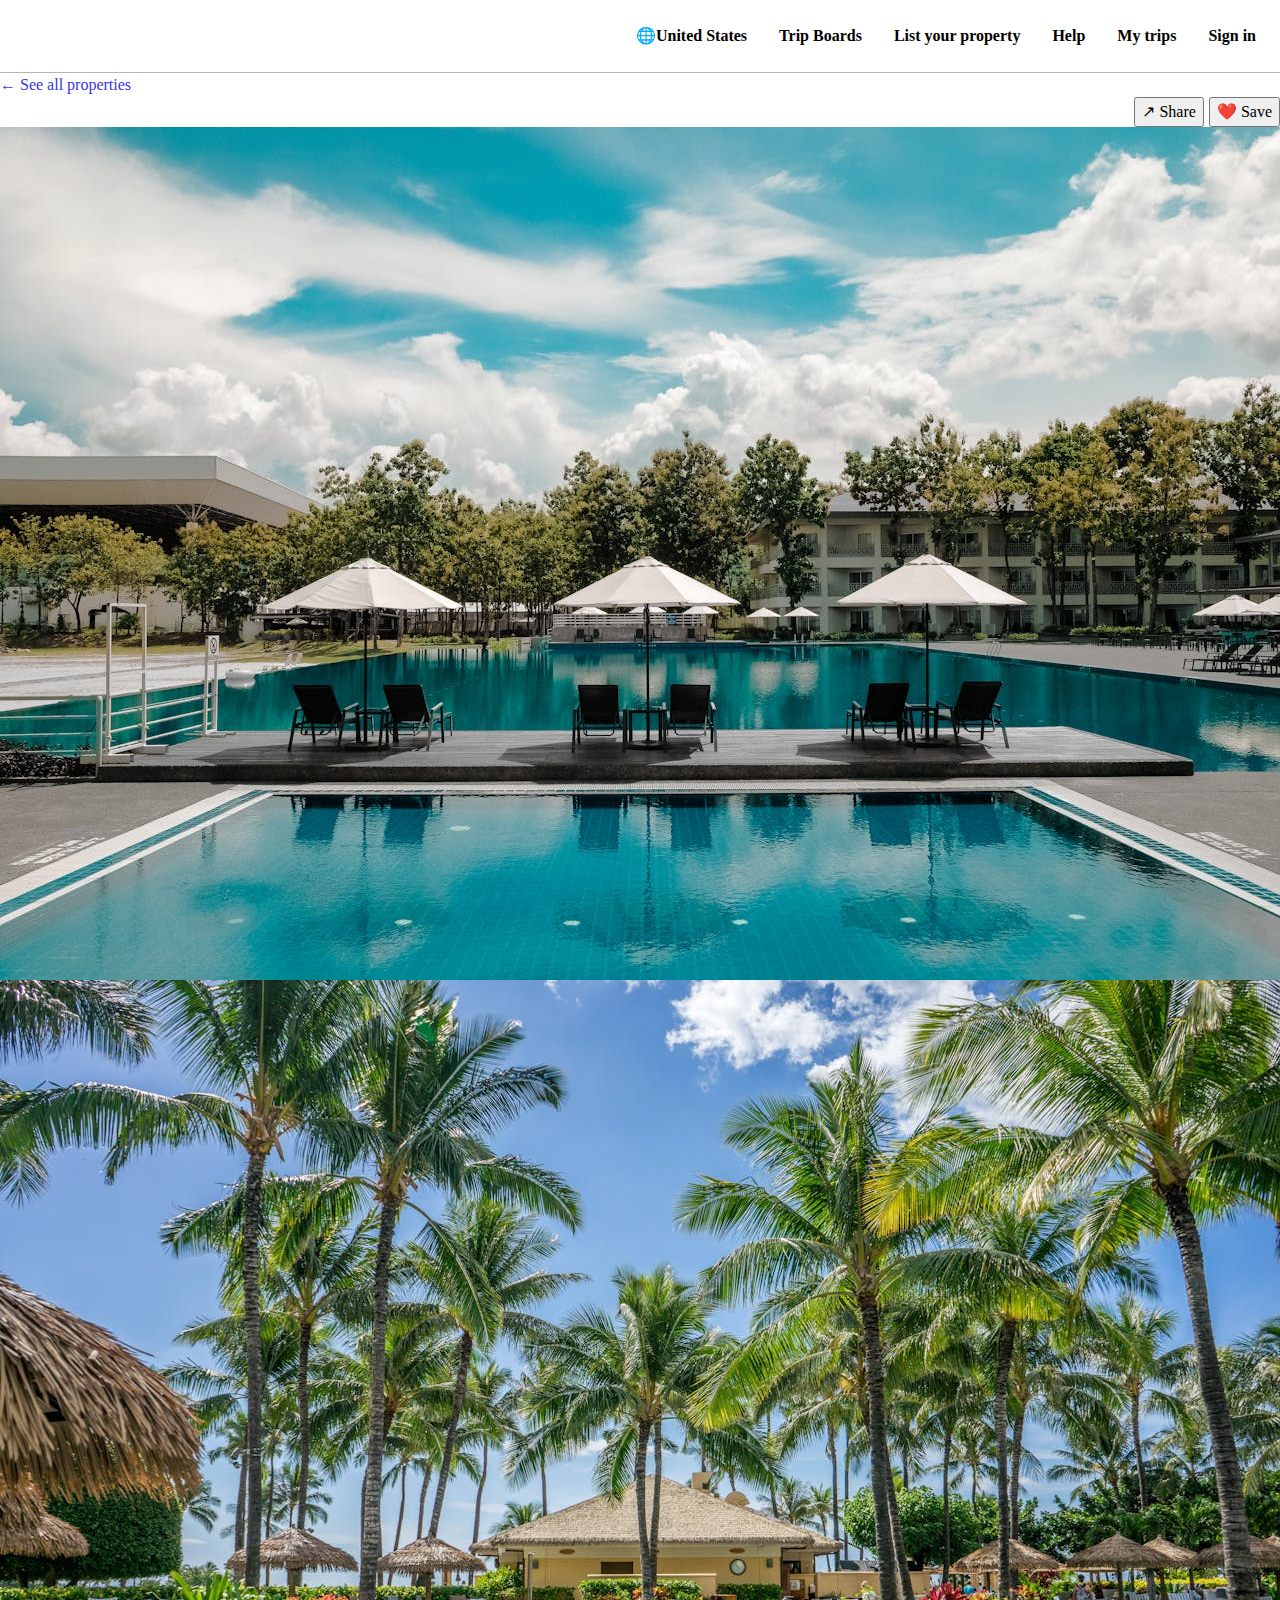
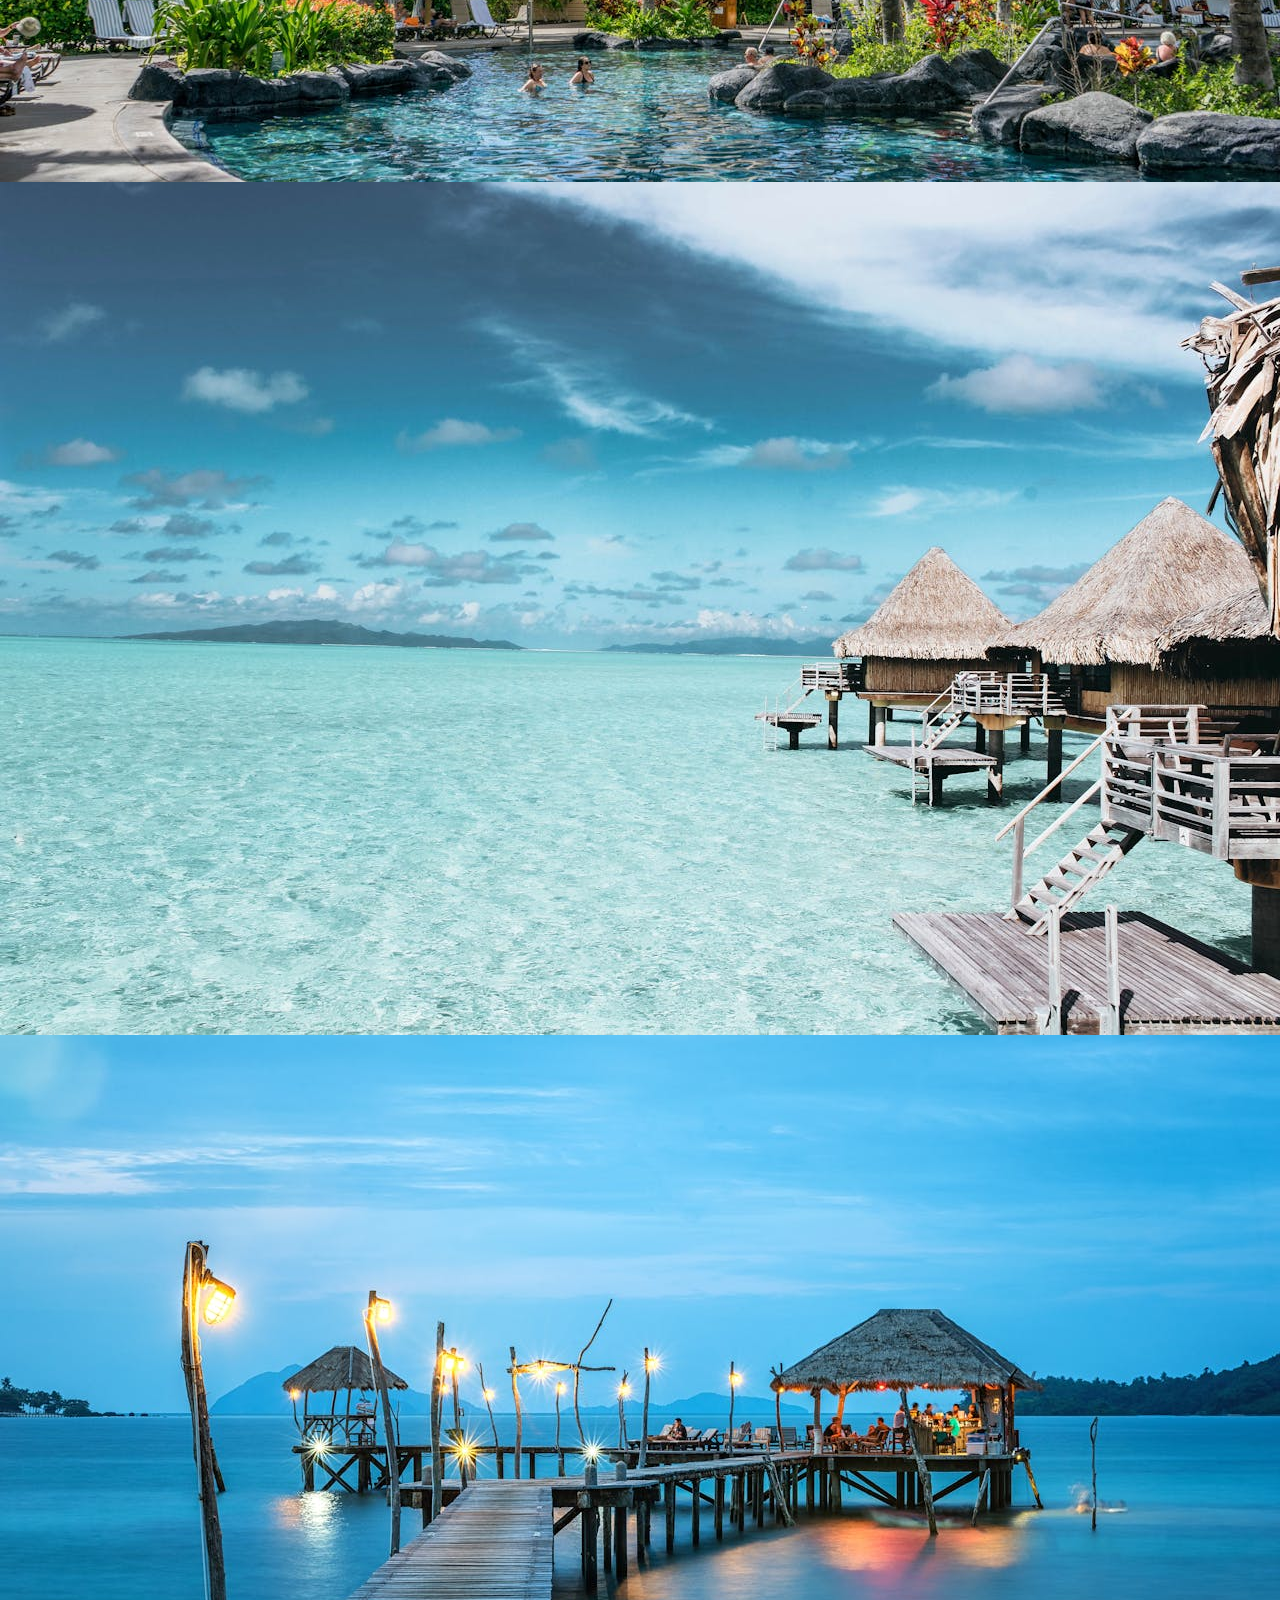
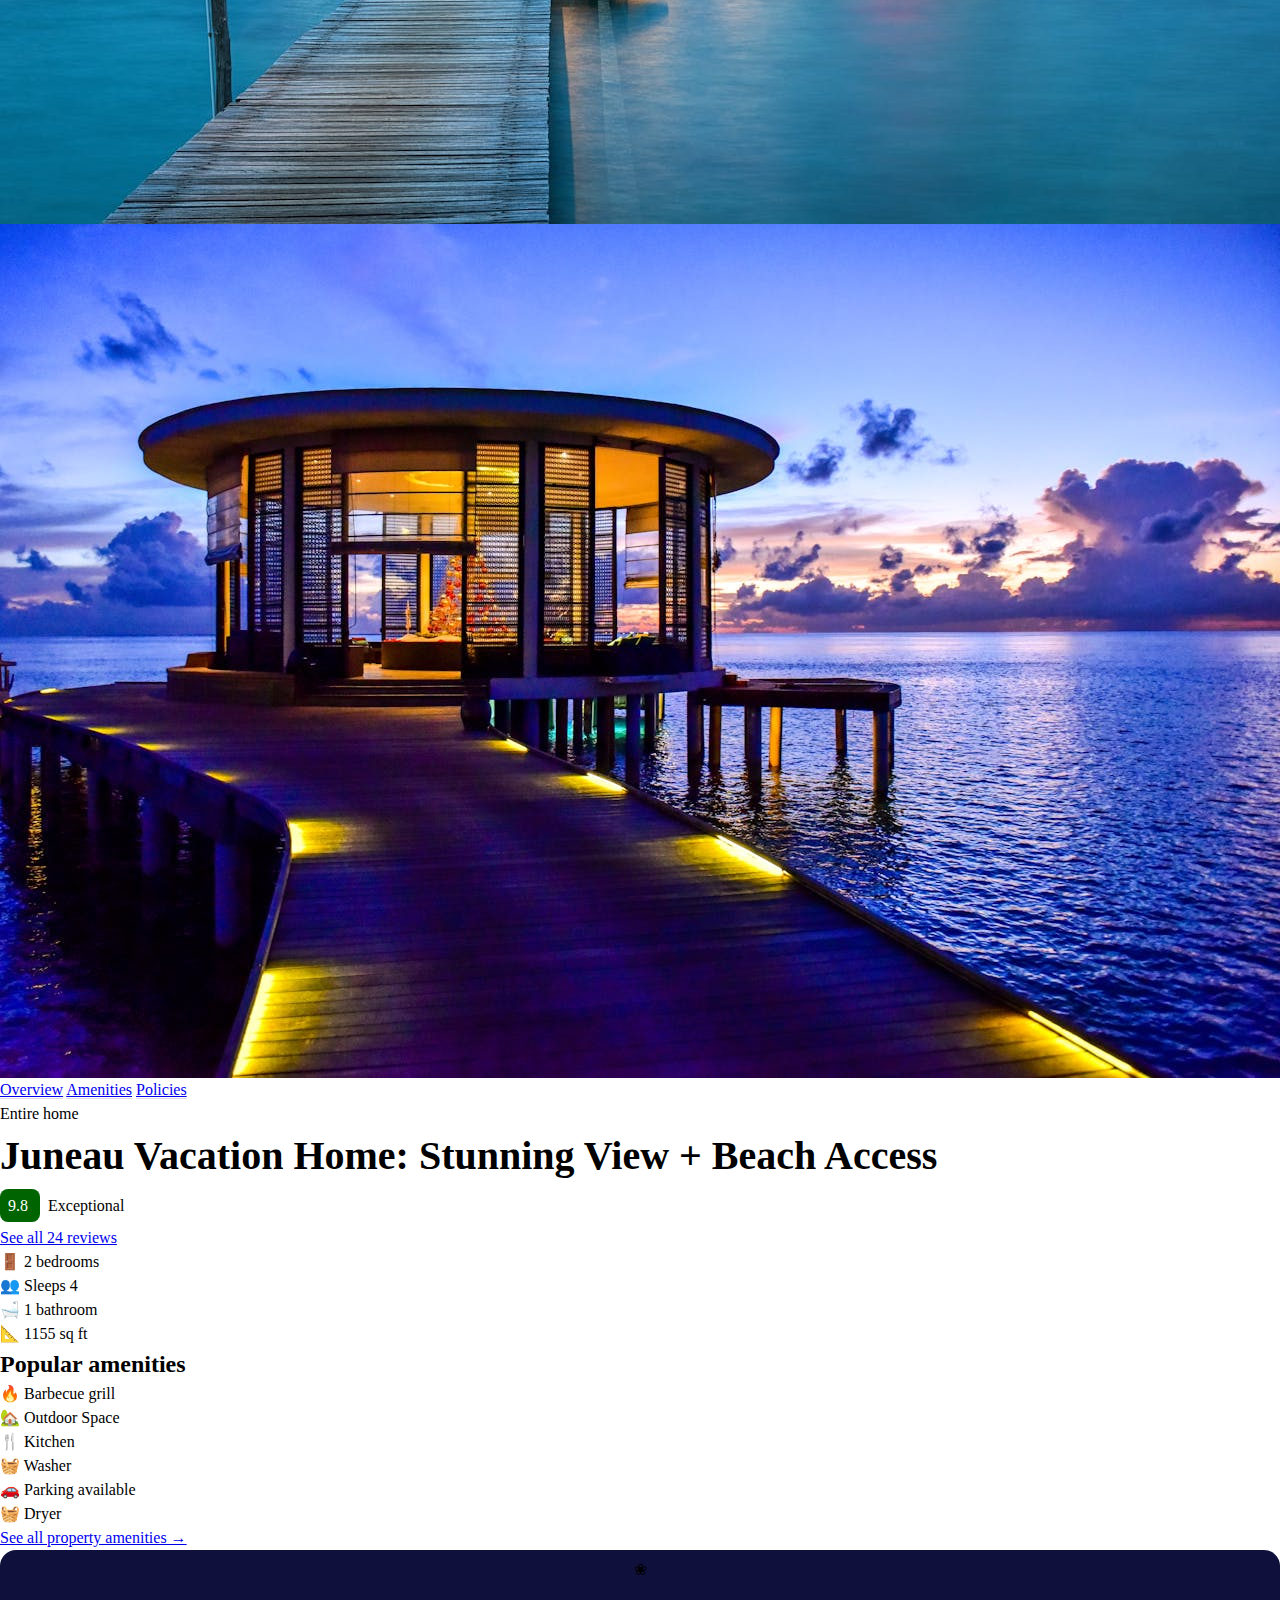
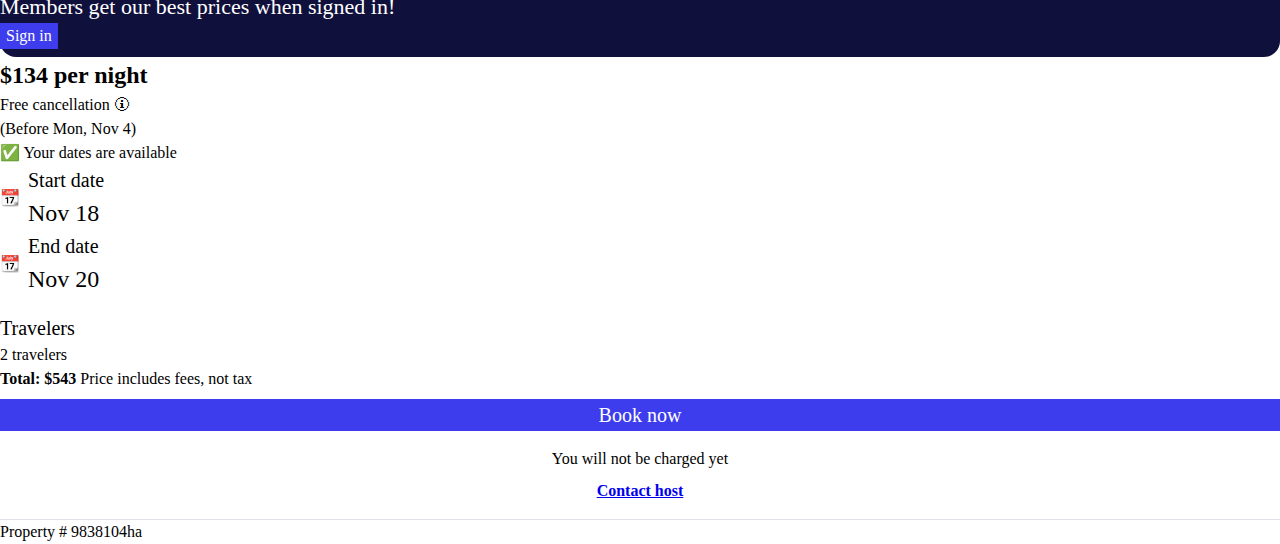
<file: Assignment-1/index_v1.html>
<!DOCTYPE html>
<html lang="en">

    <head>
        <meta charset="UTF-8">
        <meta name="viewport" content="width=device-width, initial-scale=1.0">
        <title>Juneau Vacation Home</title>
        <link rel="stylesheet" href="styles.css">
    </head>

    <body>
        <header class="top-bar">
            <div class="nav">
                <a href="#"><span class="globe-icon">🌐</span>United States</a>
                <a href="#">Trip Boards</a>
                <a href="#">List your property</a>
                <a href="#">Help</a>
                <a href="#">My trips</a>
                <a href="#">Sign in</a>
            </div>
        </header>
        <main>
            <section>
                <div class="gallery-section">
                    <!-- Back Link and Action Buttons Container -->
                    <div class="header-section">
                        <!-- Back Link -->
                        <div class="back-link">
                            <a href="#"><span>&larr;</span> See all
                                properties</a>
                        </div>

                        <!-- Action Buttons -->
                        <div class="action-buttons">
                            <button class="share-btn"><span
                                    class="icon">↗</span> Share</button>
                            <button class="save-btn"><span
                                    class="icon">❤️</span> Save</button>
                        </div>
                    </div>

                    <!-- Gallery -->
                    <div class="gallery-container">
                        <div class="main-image">
                            <img src="images/image1.jpg"
                                alt="Main view of the property">
                        </div>
                        <div class="small-images">
                            <img src="images/image2.jpg" alt="Property view 1">
                            <img src="images/image3.jpg" alt="Property view 2">
                            <img src="images/image4.jpg" alt="Property view 3">
                            <img src="images/image5.jpg" alt="Property view 4">
                        </div>
                    </div>
                </div>
            </section>

            <!-- Property Details Section -->
            <section class="property-details-section">
                <!-- Navigation Tabs -->
                <div class="nav-tabs">
                    <a href="#" class="tab active">Overview</a>
                    <a href="#" class="tab">Amenities</a>
                    <a href="#" class="tab">Policies</a>
                </div>

                <!-- Property Details Section -->
                <div class="content-container">
                    <!-- Left Side: Property Details -->
                    <div class="property-details">
                        <p>Entire home</p>
                        <h1>Juneau Vacation Home: Stunning View + Beach
                            Access</h1>
                        <p class="rating"><span>9.8 </span> Exceptional</p>
                        <a href="#">See all 24 reviews</a>
                        <div class="property-info">
                            <div class="info-item">
                                <span class="icon">🚪</span>
                                <span class="info-text">2 bedrooms</span>
                            </div>
                            <div class="info-item">
                                <span class="icon">👥</span>
                                <span class="info-text">Sleeps 4</span>
                            </div>
                            <div class="info-item">
                                <span class="icon">🛁</span>
                                <span class="info-text">1 bathroom</span>
                            </div>
                            <div class="info-item">
                                <span class="icon">📐</span>
                                <span class="info-text">1155 sq ft</span>
                            </div>
                        </div>
                        <div class="property-details">
                            <h2>Popular amenities</h2>
                            <div class="amenities">
                                <div class="amenity-item">
                                    <span class="amenity-icon">🔥</span>
                                    <span>Barbecue grill</span>
                                </div>
                                <div class="amenity-item">
                                    <span class="amenity-icon">🏡</span>
                                    <span>Outdoor Space</span>
                                </div>
                                <div class="amenity-item">
                                    <span class="amenity-icon">🍴</span>
                                    <span>Kitchen</span>
                                </div>
                                <div class="amenity-item">
                                    <span class="amenity-icon">🧺</span>
                                    <span>Washer</span>
                                </div>
                                <div class="amenity-item">
                                    <span class="amenity-icon">🚗</span>
                                    <span>Parking available</span>
                                </div>
                                <div class="amenity-item">
                                    <span class="amenity-icon">🧺</span>
                                    <span>Dryer</span>
                                </div>
                            </div>
                            <p class="view-more"><a href="#">See all property
                                    amenities &rarr;</a></p>
                        </div>
                    </div>

                    <!-- Right Side: Booking Card -->
                    <aside class="booking-card">
                        <div class="membership-info">
                            <div class="membership-content">
                                <div class="membership-icon">
                                    <!-- Placeholder for the icon, replace with SVG or image -->
                                    &#x2740;
                                    <!-- Unicode symbol for placeholder, replace as needed -->
                                </div>
                                <div class="membership-text">
                                    <p>Members get our best prices when signed
                                        in!</p>
                                    <button class="sign-in-btn">Sign in</button>
                                </div>
                            </div>
                        </div>
                        <div class="price-info">
                            <h2>$134 <span>per night</span></h2>
                            <p class="cancellation-info"><span>Free cancellation
                                    🛈</span>
                                <br>(Before Mon, Nov 4)
                            </p>
                            <p class="availability">✅ Your dates are
                                available</p>
                            <div class="dates">
                                <div class="date-input">
                                    <div class="calender-icon">📆</div>
                                    <div><label>Start date</label>
                                        <div class="date-box">Nov 18</div>
                                    </div>

                                </div>
                                <div class="date-input">
                                    <div class="calender-icon">📆</div>
                                    <div><label>End date</label>
                                        <div class="date-box">Nov 20</div>
                                    </div>

                                </div>
                            </div>
                            <div class="travelers">
                                <label>Travelers</label>
                                <div class="travelers-box">2 travelers</div>
                            </div>
                            <p class="total-price"><strong>Total: $543</strong>
                                <span>Price includes fees, not tax</span>
                            </p>
                            <button class="book-now-btn">Book now</button>
                            <p class="disclaimer">You will not be charged
                                yet</p>
                        </div>
                        <div class="contact-host">
                            <a href="#">Contact host</a>
                        </div>
                        <div class="property-id">
                            Property # 9838104ha
                        </div>
                    </aside>
                </div>
            </section>

        </main>

        <footer>

        </footer>
    </body>

</html>
</file>
<file: assets/css/styles.css>
/* 1. Use a more-intuitive box-sizing model */
*,
*::before,
*::after {
  box-sizing: border-box;
}

/* 2. Remove default margin */
* {
  margin: 0px;
}

body {
  /* 3. Add accessible line-height */
  line-height: 1.5;
  /* 4. Improve text rendering */
  -webkit-font-smoothing: antialiased;
}

/* 5. Improve media defaults */
img,
picture,
video,
canvas,
svg {
  display: block;
  max-width: 100%;
}

/* 6. Inherit fonts for form controls */
input,
button,
textarea,
select {
  font: inherit;
}

/* 7. Avoid text overflows */
p,
h1,
h2,
h3,
h4,
h5,
h6 {
  overflow-wrap: break-word;
}

/* 8. Improve line wrapping */
p {
  text-wrap: pretty;
}

h1,
h2,
h3,
h4,
h5,
h6 {
  text-wrap: balance;
}

/*
    9. Create a root stacking context
  */
#root,
#__next {
  isolation: isolate;
}

:root {
  --gutter: 8px;
  /* Define the gutter size */
}

body {
  overflow-x: hidden;
  /* Prevent horizontal scrollbar */
}

i {
  margin-right: 8px;
}

/*<unique-identifier>: Use a unique and descriptive class name
<weight>: Use a value from 100 to 900 */
.inter-font {
  font-family: "Inter", sans-serif;
  font-optical-sizing: auto;
  font-weight: 500;
  font-style: normal;
}

.container-fluid {
  width: 100%;
}

.container {
  max-width: 1140px;
  margin: 0 auto;
  padding-left: var(--gutter);
  padding-right: var(--gutter);
}

.row {
  display: flex;
  flex-wrap: wrap;
  margin: calc(-1 * var(--gutter));
}

[class*="col-"] {
  flex: 0 0 100%;
  max-width: 100%;
  padding: calc(var(--gutter));
}

.col-xl-1 {
  flex: 0 0 8.33%;
  max-width: 8.33%;
}

.col-xl-2 {
  flex: 0 0 16.66%;
  max-width: 16.66%;
}

.col-xl-3 {
  flex: 0 0 25%;
  max-width: 25%;
}

.col-xl-4 {
  flex: 0 0 33.33%;
  max-width: 33.33%;
}

.col-xl-5 {
  flex: 0 0 41.66%;
  max-width: 41.66%;
}

.col-xl-6 {
  flex: 0 0 50%;
  max-width: 50%;
}

.col-xl-7 {
  flex: 0 0 58.33%;
  max-width: 58.33%;
}

.col-xl-8 {
  flex: 0 0 66.66%;
  max-width: 66.66%;
}

.col-xl-9 {
  flex: 0 0 75%;
  max-width: 75%;
}

.col-xl-10 {
  flex: 0 0 83.33%;
  max-width: 83.33%;
}

.col-xl-11 {
  flex: 0 0 91.66%;
  max-width: 91.66%;
}

.col-xl-12 {
  flex: 0 0 100%;
  max-width: 100%;
}

h1 {
  font-size: 40px;
}

.text-1 {
  font-size: 32px;
  font-weight: 600;
}

.text-2 {
  font-size: 24px;
  font-weight: 500;
}

.text-3 {
  font-size: 16px;
  font-weight: 400;
}

.text-4 {
  font-size: 12px;
  font-weight: 300;
}
.text-fade {
  opacity: 70%;
}

.normal-text {
  font-size: 16;
  font-weight: 200;
}

.bold {
  font-weight: 600;
}

.margin-top {
  margin-top: 8px;
}

.margin-bottom {
  margin-bottom: 8px;
}

.margin-right {
  margin-right: 8px;
}

.margin-left {
  margin-left: 8px;
}

.margin-x {
  margin: 0 8px;
}

.margin-y {
  margin: 8px 0;
}

.margin-big-x {
  margin: 0 32px;
}

.margin-big-y {
  margin: 32px 0;
}

.padding {
  padding: 8px;
}

.no-padding {
  padding: 0;
}

.padding-top {
  padding-top: 8px;
}

.padding-bottom {
  padding-bottom: 8px;
}

.padding-right {
  padding-right: 8px;
}

.padding-left {
  padding-left: 8px;
}

.gap-1 {
  gap: 8px;
}

.flex {
  display: flex;
}

.justify-center {
  justify-content: center;
}

.justify-content-end {
  justify-content: flex-end;
}

.pill-btn {
  border: 2px solid gray;
  border-radius: 20px;
  padding: 8px 16px;
}

.pill-btn:hover {
  cursor: pointer;
}

.secondary-btn {
  padding: 8px 16px;
  border-radius: 50px;
  border: 2px solid rgb(90, 90, 120);
  color: rgb(70, 70, 220);
  font-weight: 900;
}

.no-link {
  text-decoration: none;
  /* color: black; */
}

.image-fluid {
  width: 100%;
  height: 100%;
  object-fit: cover;
  object-position: center;
}

.card {
  border: 1px solid #e0e1ed;
  border-radius: 8px;
  padding: 16px;
}

.border-bottom {
  border-bottom: 1px solid #e0e1ed;
}

.nav {
  display: flex;
  justify-content: flex-end;
  gap: 32px;
  padding: 24px 24px;
  border-bottom: 1px solid rgb(181, 181, 181);
}

.nav a {
  color: black;
  text-decoration: none;
  font-weight: 600;
}

.back-link {
  align-self: center;
  color: rgb(54, 54, 234);
}

.action-buttons {
  display: flex;
  flex-direction: row;
  align-content: center;
  justify-content: flex-end;
  align-items: center;
  gap: 5px;
}

.action-buttons #heartIcon {
  color: red;
}

.user-icon{
  display: none;
}

.tab {
  border-bottom: 1px solid #ddd;
  margin-bottom: 20px;
  max-width: 1200px;
}

.tab a {
  color: black;
}

.tab .active-tab {
  color: #3d3ded;
  border-bottom: 2px solid #3d3ded;
}

.gallery-image-container .row .col-xl-6:last-child {
  position: relative;
}
.gallery-image-container .view-all-button-wrapper {
  position: absolute;
  top: 85%;
  left: 75%;
  transform: translate(-50%, -50%);
  -ms-transform: translate(-50%, -50%);
  font-size: 16px;
  border: none;
  cursor: pointer;
}
.view-all-button {
  padding: 4px 7px;
  border-radius: 15px;
  background: transparent;
  background-color: #80828d;
  opacity: 0.7;
  border: none;
}
.view-all-button:hover{
  cursor: pointer;
  font-weight: 700;
  opacity: 1;
}

.map-outer {
  position: relative;
  text-align: right;
  width: 100%;
  height: 160px;
  padding: 0 5px 0 0;
}

.google-map-canvas {
  overflow: hidden;
  background: none !important;
  width: 100%;
  height: 160px;
}

.google-map-iframe {
  height: 100% !important;
}

.query {
  background-color: rgb(190, 233, 233);
}

.query-input {
  flex-direction: row;
  align-content: center;
  align-items: center;
  justify-content: center;
}

.search-box {
  display: flex;
  align-items: center;
  width: 100%;
  padding: 10px;
  border: 1px solid #d1d1d1;
  border-radius: 10px;
  background-color: #ffffff;
  box-shadow: 0 2px 5px rgba(0, 0, 0, 0.1);
  font-size: 16px;
}

.search-icon {
  color: #333;
  margin-right: 10px;
  font-size: 20px;
}

.search-input {
  border: none;
  outline: none;
  width: 100%;
  font-size: 16px;
  color: #333;
}

.search-input::placeholder {
  color: #888;
}

.search-btn {
  width: 50px;
  height: 50px;
  border-radius: 50%;
  background-color: #78ace1;
  color: #ffffff;
  border: none;
  cursor: pointer;
  display: flex;
  align-items: center;
  justify-content: center;
  font-size: 20px;
  font-weight: bold;
}

.rating {
  margin: 8px 0;
  line-height: 2;
}

.rating a {
  text-decoration: none;
  font-weight: 500;
  margin-top: 8px;
}

.rating span {
  background: darkgreen;
  padding: 8px;
  margin-right: 8px;
  border-radius: 8px;
  color: white;
  text-align: center;
}

.right-sidebar {
  gap: 16px;
}

.membership-info {
  background: #10103c;
  border-radius: 16px;
}

.membership-icon {
  height: 100%;
  display: flex;
  align-items: center;
  justify-content: center;
}

.membership-icon i {
  font-size: 80px;
  color: white;
}

.membership-content {
  display: flex;
  flex-direction: column;
  gap: 8px;
  padding: 8px 0;
}

.membership-content p {
  color: white;
  font-size: 22px;
  line-height: 1.5;
}

.sign-in-btn {
  background: #3d3ded;
  color: white;
  border: none;
  width: fit-content;
}

.price {
  border-bottom: 1px solid #e0e1ed;
  padding-bottom: 16px;
}

.price h2 {
  font-weight: 700;
}

.price span {
  font-weight: 400;
  font-size: 20px;
}

.cancellation {
  padding: 16px 0;
  font-size: 20px;
}

.cancellation .availability {
  padding: 8px 0;
}

.date-input {
  display: flex;
  align-items: center;
  gap: 8px;
}

.date-input i {
  font-size: 28px;
}

.date-input label {
  font-size: 20px;
}

.date-input .date-box {
  font-size: 24px;
  font-weight: 500;
}

.travelers {
  display: flex;
  flex-direction: column;
  align-items: flex-start;
  margin-top: 16px;
}

.travelers label {
  font-size: 20px;
}

.travelers .date-box {
  font-size: 24px;
  font-weight: 500;
}

.book-now-btn {
  border: none;
  background: #3d3ded;
  color: white;
  font-size: 20px;
  font-weight: 500;
  width: 100%;
  margin: 8px 0;
}

.disclaimer {
  text-align: center;
  margin: 8px 0;
}

.contact-host {
  text-align: center;
  border-bottom: 1px solid #e0e1ed;
  padding-bottom: 16px;
  font-weight: 600;
  color: #3d3ded;
}

.property-number {
  text-align: center;
}

.room-bathroom-info {
  margin: 24px 0;
}

.spaces div {
  margin: 4px 0;
}

.property-manager-details i {
  font-size: 100px;
}

.beta {
  background: rgb(0, 0, 36);
  color: white;
  padding: 4px 8px;
}

.house-rules .flex {
  flex-direction: row;
  align-items: center;
}

/* Timeline Container */
.timeline-container {
  display: flex;
  align-items: center;
  position: relative;
  width: 80%;
  max-width: 800px;
  background: #e5edf5;
  padding: 16px;
  margin: 0 auto;
  border-radius: 12px;
}

/* Connecting Line */
.timeline-container::before {
  content: "";
  position: absolute;
  top: 50%;
  left: 0;
  right: 0;
  height: 2px;
  background-color: #ccd0d5;
  z-index: 0;
  transform: translateY(-50%);
}

/* Individual Timeline Items */
.timeline-item {
  position: relative;
  flex: 1;
  text-align: center;
  z-index: 1;
}

/* Circles */
.circle {
  width: 20px;
  height: 20px;
  border-radius: 50%;
  background-color: #ffffff;
  border: 2px solid #ccd0d5;
  margin: 0 auto;
  z-index: 1;
}

.circle.filled {
  background-color: #00274d;
  border: none;
}

.circle.outlined {
  border: 2px solid #ccd0d5;
}

/* Timeline Labels */
.timeline-label {
  margin-top: 10px;
  color: #333333;
  font-size: 14px;
  font-weight: 500;
}

/* Timeline Status */
.timeline-status {
  margin-top: 5px;
  color: #00274d;
  font-size: 14px;
  font-weight: 600;
}

.big-rating {
  font-size: 72px;
  color: green;
}

/* location Modal  */
/* location Modal  */

/* Modal Container */
.modal {
  display: none;
  position: fixed;
  z-index: 100;
  /* Ensure it's above other elements */
  left: 0;
  top: 0;
  width: 100%;
  height: 100%;
  background-color: rgba(0, 0, 0, 0.5);
  /* Dark transparent background */
}

/* Modal Content Box */
.modal-content {
  position: relative;
  margin: 15% auto;
  background-color: #ffffff;
  padding: 20px;
  border-radius: 10px;
  width: 80%;
  max-width: 500px;
  box-shadow: 0 4px 8px rgba(0, 0, 0, 0.2);
}

/* Close Button Styling */
.close-btn {
  position: absolute;
  top: 10px;
  right: 20px;
  color: #1a1717;
  font-size: 25px;
  cursor: pointer;
}

.close-btn:hover {
  color: #000;
}

/* Form Elements */
form label {
  display: block;
  margin-top: 10px;
  font-weight: bold;
}

form select,
form input {
  width: 100%;
  padding: 10px;
  margin-top: 5px;
  border-radius: 5px;
  border: 1px solid #ccc;
}

.save-btn {
  margin-top: 15px;
  background-color: #0073e6;
  color: #fff;
  border: none;
  padding: 10px 20px;
  cursor: pointer;
  border-radius: 5px;
}

.save-btn:hover {
  background-color: #005bb5;
}

/* Traveler Counter Modal  */
/* Traveler Counter Modal  */
.date-box {
  cursor: pointer;
  position: relative;
}

.travelers {
  position: relative;
  /* Parent element is positioned relative */
  padding: 20px;
}

.traveler-modal {
  background-color: #fff;
  border: 1px solid #ccc;
  border-radius: 5px;
  padding: 15px;
  position: absolute;
  z-index: 10;
  margin-top: 10px;
  width: 100%;
  top: 80px;
  left: 0;
  display: none;
  box-shadow: 0px 0px 14px 3px rgba(0, 0, 0, 0.3);
}

.option {
  display: flex;
  justify-content: space-between;
  align-items: center;
  margin-bottom: 10px;
}

.controls {
  display: flex;
  align-items: center;
}

.controls button {
  display: flex;
  align-items: center;
  justify-content: center;
  background-color: #f0f0f0;
  border: 1px solid #ccc;
  width: 30px; /* Set width and height to control button size */
  height: 30px;
  cursor: pointer;
  border-radius: 50%;
  text-align: center;
  font-size: 16px; /* Adjust icon size */
  padding: 0; /* Ensure the icon is centered */
  margin: 0 5px; /* Add spacing between buttons */
}

.controls button i {
  margin: 0 auto;
}

.controls span {
  margin: 0 10px;
  font-weight: bold;
}

.save-btn {
  background-color: #0073e6;
  color: white;
  border: none;
  padding: 10px;
  width: 100%;
  cursor: pointer;
  text-align: center;
}

.hidden {
  display: none;
}

.carousel-container {
  display: none; /* Hide carousel by default */
}

/* Gallery Modal  */
/* Gallery Modal  */
.gallery-modal {
  display: none;
  /* Hidden by default */
  position: fixed;
  z-index: 1000;
  /* Sit on top */
  left: 0;
  top: 0;
  width: 100%;
  height: 100%;
  background-color: rgba(0, 0, 0, 0.9);
  /* Black background with transparency */
}

.gallery-content {
  position: relative;
  margin: auto;
  top: 10%;
  width: 60%;
  max-width: 1000px;
}

.gallery-content img {
  width: 100%;
  height: auto;
}

.regular-x-close {
  position: absolute;
  top: 10px;
  right: 25px;
  color: #fff;
  font-size: 35px;
  cursor: pointer;
}

.prev,
.next {
  cursor: pointer;
  position: absolute;
  top: 100%;
  color: #fff;
  font-size: 48px;
  user-select: none;
}

.prev {
  background-color: transparent;
  border: none;
  left: 0;
}

.next {
  background-color: transparent;
  border: none;
  right: 0;
}

.caption-text {
  text-align: center;
  color: #fff;
  font-size: 16px;
  padding: 8px 12px;
}

.image-count {
  position: absolute;
  bottom: 8px;
  right: 16px;
  color: #fff;
  font-size: 16px;
}
.prev.disabled,
.next.disabled {
  color: gray;
  pointer-events: none;
}
/* Styles for the Share Modal */
.share-modal {
  display: none;
  /* Hidden by default */
  position: fixed;
  z-index: 1000;
  /* Stay on top */
  left: 0;
  top: 0;
  width: 100%;
  height: 100%;
  background-color: rgba(0, 0, 0, 0.6);
  /* Black background with opacity */
}

.share-modal-content {
  position: relative;
  margin: auto;
  top: 15%;
  background-color: #fff;
  padding: 20px;
  border-radius: 10px;
  width: 40%;
  max-width: 500px;
}

.close {
  position: absolute;
  top: -10%;
  right: -10%;
  color: #ffffff;
  font-size: 25px;
  cursor: pointer;
}

.close:hover {
  color: gray;
}

.property-info {
  text-align: left;
  margin-bottom: 20px;
  margin-top: 15px;
}

.property-info img {
  width: 100%;
  height: auto;
  border-radius: 8px;
}

.share-options {
  display: flex;
  justify-content: center;
  margin: 20px 0;
  flex-wrap: wrap;
  align-items: center;
  flex-direction: row;
  align-content: center;
}

.share-options .row {
  display: flex;
  justify-content: center;
  width: 100%;
}

.share-options i {
  font-size: 40px;
}
.share-options p {
  text-align: center
}

.social-btn {
  width: 100%;
  display: inline-block;
  padding: 10px 20px;
  background-color: #f0f0f0;
  border: none;
  cursor: pointer;
  border-radius: 20px;
  transition: background-color 0.3s;
}

.social-btn:hover {
  background-color: #ddd;
}

.fa-whatsapp {
  color: #075e54;
}

.fa-facebook {
  color: #1877f2;
}

.fa-twitter {
  color: #1da1f2;
}

.fa-facebook-messenger {
  color: #0073e6;
}

.fa-telegram {
  color: #24a1de;
}

.fa-clipboard-list {
  color: rgb(59, 59, 59);
}

#copyLinkBtn:hover {
  background-color: #97bee8;
}

@media (max-width: 576px) {
  :root {
    --gutter: 8px;
    /* Define the gutter size */
  }

  .row {
    display: flex;
    flex-wrap: wrap;
    margin: 0;
  }

  .container {
    max-width: 540px;
    margin: 0 auto;
    padding-left: var(--gutter);
    padding-right: var(--gutter);
  }

  .col-sm-1 {
    flex: 0 0 8.33%;
    max-width: 8.33%;
  }

  .col-sm-2 {
    flex: 0 0 16.66%;
    max-width: 16.66%;
  }

  .col-sm-3 {
    flex: 0 0 25%;
    max-width: 25%;
  }

  .col-sm-4 {
    flex: 0 0 33.33%;
    max-width: 33.33%;
  }

  .col-sm-5 {
    flex: 0 0 41.66%;
    max-width: 41.66%;
  }

  .col-sm-6 {
    flex: 0 0 50%;
    max-width: 50%;
  }

  .col-sm-7 {
    flex: 0 0 58.33%;
    max-width: 58.33%;
  }

  .col-sm-8 {
    flex: 0 0 66.66%;
    max-width: 66.66%;
  }

  .col-sm-9 {
    flex: 0 0 75%;
    max-width: 75%;
  }

  .col-sm-10 {
    flex: 0 0 83.33%;
    max-width: 83.33%;
  }

  .col-sm-11 {
    flex: 0 0 91.66%;
    max-width: 91.66%;
  }

  .col-sm-12 {
    flex: 0 0 100%;
    max-width: 100%;
  }

  h1 {
    font-size: 32px;
  }

  .margin-big-y {
    margin: 32px 0;
  }

  .nav {
    display: none;
  }

  .user-icon {
    display: flex;
    justify-content: flex-start;
    padding: 20px;
    font-size: 24px;
    justify-content: flex-end;
  }
  .back-link, .action-buttons{
    display: none;
  }

  .overlay-actions {
    position: absolute;
    top: 0;
    left: 0;
    width: 100%;
    display: flex;
    justify-content: space-around;
    background: transparent;
    padding: 10px;
    z-index: 10;
    pointer-events: none; /* Allow touch events to pass through */
  }

  .overlay-actions .flex{
    justify-content: flex-end;
  }

  .overlay-actions a,
  .overlay-actions button {
    color: white;
    font-size: 16px;
    background: transparent;
    border: none;
    cursor: pointer;
    text-align: center;
    pointer-events: auto; /* Enable interactions for links and buttons */
  }
  
  /* Hide desktop gallery and modal on mobile */
  .desktop-gallery,
  .gallery-modal {
    display: none;
  }

  /* Show carousel for mobile */
  .carousel-container {
    display: block;
    overflow: hidden;
    width: 100%;
    position: relative;
  }

  .carousel {
    display: flex;
    transition: transform 0.5s ease;
  }

  .carousel-image {
    min-width: 100vw;
    height: auto;
  }

  /* Optional styling for dots */
  .carousel-dots {
    display: flex;
    justify-content: center;
    position: absolute;
    bottom: 10px;
    width: 100%;
  }

  .dot {
    width: 8px;
    height: 8px;
    margin: 0 4px;
    background-color: #888;
    border-radius: 50%;
    cursor: pointer;
  }

  .dot.active {
    background-color: #fff;
  }
}

@media (max-width: 768px) {
  .nav {
    display: none;
  }

  .container {
    max-width: 720px;
    margin: 0 auto;
  }

  .col-md-1 {
    flex: 0 0 8.33%;
    max-width: 8.33%;
  }

  .col-md-2 {
    flex: 0 0 16.66%;
    max-width: 16.66%;
  }

  .col-md-3 {
    flex: 0 0 25%;
    max-width: 25%;
  }

  .col-md-4 {
    flex: 0 0 33.33%;
    max-width: 33.33%;
  }

  .col-md-5 {
    flex: 0 0 41.66%;
    max-width: 41.66%;
  }

  .col-md-6 {
    flex: 0 0 50%;
    max-width: 50%;
  }

  .col-md-7 {
    flex: 0 0 58.33%;
    max-width: 58.33%;
  }

  .col-md-8 {
    flex: 0 0 66.66%;
    max-width: 66.66%;
  }

  .col-md-9 {
    flex: 0 0 75%;
    max-width: 75%;
  }

  .col-md-10 {
    flex: 0 0 83.33%;
    max-width: 83.33%;
  }

  .col-md-11 {
    flex: 0 0 91.66%;
    max-width: 91.66%;
  }

  .col-md-12 {
    flex: 0 0 100%;
    max-width: 100%;
  }
}
</file>
<file: Assignment-1/styles.css>
/* 1. Use a more-intuitive box-sizing model */
*,
*::before,
*::after {
  box-sizing: border-box;
}

/* 2. Remove default margin */
* {
  margin: 0px;
}

body {
  /* 3. Add accessible line-height */
  line-height: 1.5;
  /* 4. Improve text rendering */
  -webkit-font-smoothing: antialiased;
}

/* 5. Improve media defaults */
img,
picture,
video,
canvas,
svg {
  display: block;
  max-width: 100%;
}

/* 6. Inherit fonts for form controls */
input,
button,
textarea,
select {
  font: inherit;
}

/* 7. Avoid text overflows */
p,
h1,
h2,
h3,
h4,
h5,
h6 {
  overflow-wrap: break-word;
}

/* 8. Improve line wrapping */
p {
  text-wrap: pretty;
}

h1,
h2,
h3,
h4,
h5,
h6 {
  text-wrap: balance;
}

/*
    9. Create a root stacking context
  */
#root,
#__next {
  isolation: isolate;
}

/* // <uniquifier>: Use a unique and descriptive class name
// <weight>: Use a value from 100 to 900 */

:root {
  --gutter: 8px; /* Define the gutter size */
}

body {
  overflow-x: hidden; /* Prevent horizontal scrollbar */
}

i {
  margin-right: 8px;
}

.inter-font {
  font-family: "Inter", sans-serif;
  font-optical-sizing: auto;
  font-weight: 500;
  font-style: normal;
}

.container-fluid {
  width: 100%;
}

.container {
  max-width: 1140px;
  margin: 0 auto;
  padding-left: var(--gutter);
  padding-right: var(--gutter);
}

.row {
  display: flex;
  flex-wrap: wrap;
  margin: calc(-1 * var(--gutter));
}

[class*="col-"] {
  flex: 0 0 100%;
  max-width: 100%;
  padding: calc(var(--gutter));
}

.col-xl-1 {
  flex: 0 0 8.33%;
  max-width: 8.33%;
}

.col-xl-2 {
  flex: 0 0 16.66%;
  max-width: 16.66%;
}

.col-xl-3 {
  flex: 0 0 25%;
  max-width: 25%;
}

.col-xl-4 {
  flex: 0 0 33.33%;
  max-width: 33.33%;
}

.col-xl-5 {
  flex: 0 0 41.66%;
  max-width: 41.66%;
}

.col-xl-6 {
  flex: 0 0 50%;
  max-width: 50%;
}

.col-xl-7 {
  flex: 0 0 58.33%;
  max-width: 58.33%;
}

.col-xl-8 {
  flex: 0 0 66.66%;
  max-width: 66.66%;
}

.col-xl-9 {
  flex: 0 0 75%;
  max-width: 75%;
}

.col-xl-10 {
  flex: 0 0 83.33%;
  max-width: 83.33%;
}

.col-xl-11 {
  flex: 0 0 91.66%;
  max-width: 91.66%;
}

.col-xl-12 {
  flex: 0 0 100%;
  max-width: 100%;
}

h1 {
  font-size: 40px;
}
.text-1 {
  font-size: 32px;
  font-weight: 600;
}
.text-2 {
  font-size: 24px;
  font-weight: 500;
}
.text-3 {
  font-size: 16px;
  font-weight: 400;
}
.text-4 {
  font-size: 12px;
  font-weight: 300;
}
.normal-text {
  font-size: 16;
  font-weight: 200;
}
.bold {
  font-weight: 600;
}

.margin-top {
  margin-top: 8px;
}
.margin-bottom {
  margin-bottom: 8px;
}
.margin-right {
  margin-right: 8px;
}
.margin-left {
  margin-left: 8px;
}
.margin-x {
  margin: 0 8px;
}
.margin-y {
  margin: 8px 0;
}
.margin-big-x {
  margin: 0 32px;
}
.margin-big-y {
  margin: 32px 0;
}

.padding {
  padding: 8px;
}
.no-padding{
  padding: 0;
}
.padding-top {
  padding-top: 8px;
}
.padding-bottom {
  padding-bottom: 8px;
}
.padding-right {
  padding-right: 8px;
}
.padding-left {
  padding-left: 8px;
}

.gap-1 {
  gap: 8px;
}

.flex {
  display: flex;

}

.justify-center {
  justify-content: center;
}
.justify-content-end {
  justify-content: flex-end;
}

.pill-btn {
  border: 2px solid gray;
  border-radius: 20px;
  padding: 8px 16px;
}
.secondary-btn{
  padding: 8px 16px;
  border-radius: 50px;
  border: 2px solid rgb(70, 70, 220);
  color: rgb(70, 70, 220);
}

.no-link {
  text-decoration: none;
  /* color: black; */
}

.image-fluid {
  width: 100%;
  height: 100%;
  object-fit: cover;
  object-position: center;
}

.card {
  border: 1px solid #e0e1ed;
  border-radius: 8px;
  padding: 16px;
}

.border-bottom {
  border-bottom: 1px solid #e0e1ed;
}

.nav {
  display: flex;
  justify-content: flex-end;
  gap: 32px;
  padding: 24px 24px;
  border-bottom: 1px solid rgb(181, 181, 181);
}

.nav a {
  color: black;
  text-decoration: none;
  font-weight: 600;
}

.back-link a {
  text-decoration: none;
  color: rgb(54, 54, 234);
}

.action-buttons {
  display: flex;
  flex-direction: row;
  align-content: center;
  justify-content: flex-end;
  align-items: center;
  gap: 5px;
}

.tab {
  border-bottom: 1px solid #ddd;
  margin-bottom: 20px;
  max-width: 1200px;
}

.tab a{
  color: black;
}

.tab .active-tab {
  color: #3d3ded;
  border-bottom: 2px solid #3d3ded;
}

.mapouter {
  position: relative;
  text-align: right;
  width: 100%;
  height: 160px;
}
.gmap_canvas {
  overflow: hidden;
  background: none !important;
  width: 100%;
  height: 160px;
}
.gmap_iframe {
  height: 160px !important;
}

.query {
  background-color: rgb(190, 233, 233);
}
.query-input {
  flex-direction: row;
  align-content: center;
  align-items: center;
  justify-content: center;
}
.search-box {
  display: flex;
  align-items: center;
  width: 100%;
  padding: 10px;
  border: 1px solid #d1d1d1;
  border-radius: 10px;
  background-color: #ffffff;
  box-shadow: 0 2px 5px rgba(0, 0, 0, 0.1);
  font-size: 16px;
}


.search-icon {
  color: #333;
  margin-right: 10px;
  font-size: 20px;
}
.search-input {
  border: none;
  outline: none;
  width: 100%;
  font-size: 16px;
  color: #333;
}
.search-input::placeholder {
  color: #888;
}
.search-btn {
  width: 50px;
  height: 50px;
  border-radius: 50%;
  background-color: #78ace1;
  color: #ffffff;
  border: none;
  cursor: pointer;
  display: flex;
  align-items: center;
  justify-content: center;
  font-size: 20px;
  font-weight: bold;
} 

.rating {
  margin: 8px 0;
}
.rating a {
  text-decoration: none;
  font-weight: 500;
  margin-top: 8px;
}
.rating span {
  background: darkgreen;
  padding: 8px;
  margin-right: 8px;
  border-radius: 8px;
  color: white;
  text-align: center;
}

.right-sidebar {
  gap: 16px;
}

.membership-info {
  background: #10103c;
  border-radius: 16px;
}

.membership-icon {
  height: 100%;
  display: flex;
  align-items: center;
  justify-content: center;
}
.membership-icon i {
  font-size: 80px;
  color: white;
}

.membership-content {
  display: flex;
  flex-direction: column;
  gap: 8px;
  padding: 8px 0;
}

.membership-content p {
  color: white;
  font-size: 22px;
  line-height: 1.5;
}

.sign-in-btn {
  background: #3d3ded;
  color: white;
  border: none;
  width: fit-content;
}

.price {
  border-bottom: 1px solid #e0e1ed;
  padding-bottom: 16px;
}
.price h2 {
  font-weight: 700;
}
.price span {
  font-weight: 400;
  font-size: 20px;
}

.cancellation {
  padding: 16px 0;
  font-size: 20px;
}
.cancellation .availability {
  padding: 8px 0;
}

.date-input {
  display: flex;
  align-items: center;
  gap: 8px;
}
.date-input i {
  font-size: 28px;
}
.date-input label {
  font-size: 20px;
}
.date-input .date-box {
  font-size: 24px;
  font-weight: 500;
}
.travelers {
  display: flex;
  flex-direction: column;
  align-items: flex-start;
  margin-top: 16px;
}
.travelers label {
  font-size: 20px;
}
.travelers .date-box {
  font-size: 24px;
  font-weight: 500;
}

.book-now-btn {
  border: none;
  background: #3d3ded;
  color: white;
  font-size: 20px;
  font-weight: 500;
  width: 100%;
  margin: 8px 0;
}

.disclaimer {
  text-align: center;
  margin: 8px 0;
}

.contact-host {
  text-align: center;
  border-bottom: 1px solid #e0e1ed;
  padding-bottom: 16px;
  font-weight: 600;
  color: #3d3ded;
}

.property-number {
  text-align: center;
}

.room-bathroom-info {
  margin: 24px 0;
}

.spaces div {
  margin: 4px 0;
}

.property-manager-details i {
  font-size: 100px;
}

.beta {
  background: rgb(0, 0, 36);
  color: white;
  padding: 4px 8px;
}

.house-rules .flex{
  flex-direction: row;
  align-items: center;
}

/* Timeline Container */
.timeline-container {
  display: flex;
  align-items: center;
  position: relative;
  width: 80%;
  max-width: 800px;
  background: #e5edf5;
  padding: 16px;
  margin: 0 auto;
  border-radius: 12px;
}

/* Connecting Line */
.timeline-container::before {
  content: '';
  position: absolute;
  top: 50%;
  left: 0;
  right: 0;
  height: 2px;
  background-color: #ccd0d5;
  z-index: 0;
  transform: translateY(-50%);
}

/* Individual Timeline Items */
.timeline-item {
  position: relative;
  flex: 1;
  text-align: center;
  z-index: 1;
}

/* Circles */
.circle {
  width: 20px;
  height: 20px;
  border-radius: 50%;
  background-color: #ffffff;
  border: 2px solid #ccd0d5;
  margin: 0 auto;
  z-index: 1;
}

.circle.filled {
  background-color: #00274d;
  border: none;
}

.circle.outlined {
  border: 2px solid #ccd0d5;
}

/* Timeline Labels */
.timeline-label {
  margin-top: 10px;
  color: #333333;
  font-size: 14px;
  font-weight: 500;
}

/* Timeline Status */
.timeline-status {
  margin-top: 5px;
  color: #00274d;
  font-size: 14px;
  font-weight: 600;
}

.big-rating{
  font-size: 72px;
  color: green;
}

@media (max-width: 576px) {
  .container {
    max-width: 540px;
    margin: 0 auto;
  }
  .col-sm-1 {
    flex: 0 0 8.33%;
    max-width: 8.33%;
  }
  .col-sm-2 {
    flex: 0 0 16.66%;
    max-width: 16.66%;
  }
  .col-sm-3 {
    flex: 0 0 25%;
    max-width: 25%;
  }
  .col-sm-4 {
    flex: 0 0 33.33%;
    max-width: 33.33%;
  }
  .col-sm-5 {
    flex: 0 0 41.66%;
    max-width: 41.66%;
  }
  .col-sm-6 {
    flex: 0 0 50%;
    max-width: 50%;
  }
  .col-sm-7 {
    flex: 0 0 58.33%;
    max-width: 58.33%;
  }
  .col-sm-8 {
    flex: 0 0 66.66%;
    max-width: 66.66%;
  }
  .col-sm-9 {
    flex: 0 0 75%;
    max-width: 75%;
  }
  .col-sm-10 {
    flex: 0 0 83.33%;
    max-width: 83.33%;
  }
  .col-sm-11 {
    flex: 0 0 91.66%;
    max-width: 91.66%;
  }
  .col-sm-12 {
    flex: 0 0 100%;
    max-width: 100%;
  }

  .nav {
    display: none;
  }
}


@media (max-width: 768px) {
  .nav {
    display: none;
  }

  .container {
    max-width: 720px;
    margin: 0 auto;
  }

  .col-md-1 {
    flex: 0 0 8.33%;
    max-width: 8.33%;
  }

  .col-md-2 {
    flex: 0 0 16.66%;
    max-width: 16.66%;
  }

  .col-md-3 {
    flex: 0 0 25%;
    max-width: 25%;
  }

  .col-md-4 {
    flex: 0 0 33.33%;
    max-width: 33.33%;
  }

  .col-md-5 {
    flex: 0 0 41.66%;
    max-width: 41.66%;
  }

  .col-md-6 {
    flex: 0 0 50%;
    max-width: 50%;
  }

  .col-md-7 {
    flex: 0 0 58.33%;
    max-width: 58.33%;
  }

  .col-md-8 {
    flex: 0 0 66.66%;
    max-width: 66.66%;
  }

  .col-md-9 {
    flex: 0 0 75%;
    max-width: 75%;
  }

  .col-md-10 {
    flex: 0 0 83.33%;
    max-width: 83.33%;
  }

  .col-md-11 {
    flex: 0 0 91.66%;
    max-width: 91.66%;
  }

  .col-md-12 {
    flex: 0 0 100%;
    max-width: 100%;
  }
}
</file>
